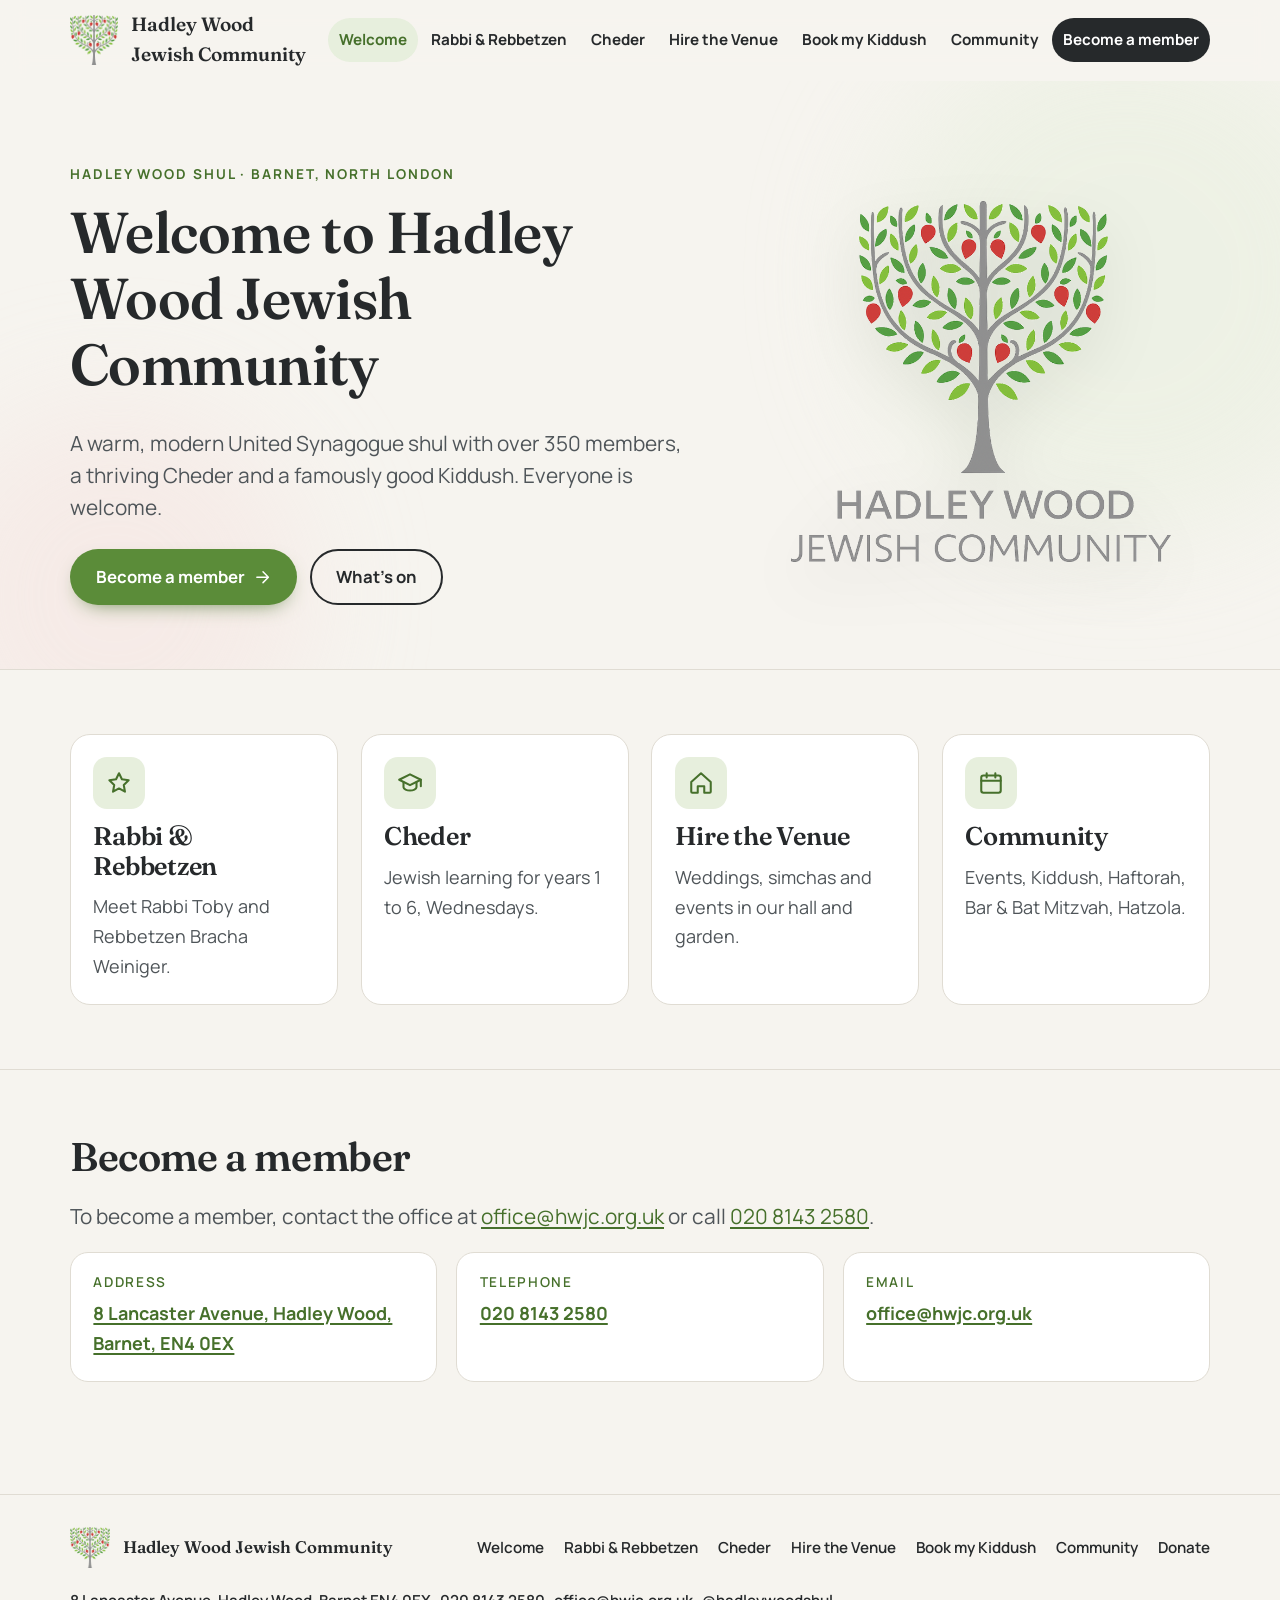
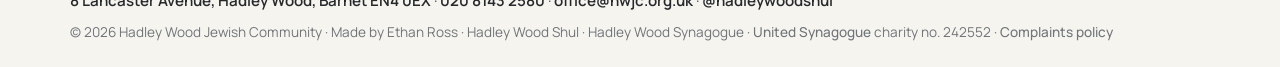
<file: index.html>
<!DOCTYPE html>
<html lang="en-GB" data-palette="stone" class="no-js">
<head>
<meta charset="utf-8">
<meta name="viewport" content="width=device-width, initial-scale=1">
<title>Hadley Wood Jewish Community | Hadley Wood Shul &amp; Synagogue, Barnet</title>
<meta name="description" content="Hadley Wood Jewish Community (Hadley Wood Shul) is a warm, modern United Synagogue community in Hadley Wood, Barnet, North London. Services, Cheder, hall hire and events.">
<meta name="keywords" content="Hadley Wood Shul, Hadley Wood Jewish Community, Hadley Wood Synagogue, HWJC, synagogue Barnet, shul Barnet, United Synagogue Hadley Wood, Jewish community North London, cheder Hadley Wood, hall hire Hadley Wood, Rabbi Toby Weiniger, Rebbetzen Bracha Weiniger">
<link rel="canonical" href="https://YOUR-DOMAIN/">
<meta name="robots" content="index, follow, max-image-preview:large">
<meta name="theme-color" content="#f6f4ef">
<meta property="og:type" content="website">
<meta property="og:site_name" content="Hadley Wood Jewish Community">
<meta property="og:title" content="Hadley Wood Jewish Community | Hadley Wood Shul &amp; Synagogue, Barnet">
<meta property="og:description" content="Hadley Wood Jewish Community (Hadley Wood Shul) is a warm, modern United Synagogue community in Hadley Wood, Barnet, North London. Services, Cheder, hall hire and events.">
<meta property="og:url" content="https://YOUR-DOMAIN/">
<meta property="og:image" content="https://YOUR-DOMAIN/assets/img/og-image.jpg">
<meta property="og:locale" content="en_GB">
<meta name="twitter:card" content="summary_large_image">
<meta name="twitter:title" content="Hadley Wood Jewish Community | Hadley Wood Shul &amp; Synagogue, Barnet">
<meta name="twitter:description" content="Hadley Wood Jewish Community (Hadley Wood Shul) is a warm, modern United Synagogue community in Hadley Wood, Barnet, North London. Services, Cheder, hall hire and events.">
<meta name="twitter:image" content="https://YOUR-DOMAIN/assets/img/og-image.jpg">
<link rel="icon" type="image/png" sizes="32x32" href="assets/img/favicon-32.png">
<link rel="icon" type="image/png" sizes="64x64" href="assets/img/favicon-64.png">
<link rel="apple-touch-icon" href="assets/img/apple-touch-icon.png">
<link rel="preconnect" href="https://fonts.googleapis.com">
<link rel="preconnect" href="https://fonts.gstatic.com" crossorigin>
<link rel="stylesheet" href="https://fonts.googleapis.com/css2?family=Fraunces:opsz,wght@9..144,500;9..144,600&family=Manrope:wght@500;600;700;800&display=swap">
<link rel="stylesheet" href="css/styles.css?v=814792a2">
<script type="application/ld+json">{"@context": "https://schema.org", "@type": ["Synagogue", "Organization"], "name": "Hadley Wood Jewish Community", "alternateName": ["Hadley Wood Shul", "Hadley Wood Synagogue", "HWJC"], "url": "https://YOUR-DOMAIN/", "logo": "https://YOUR-DOMAIN/assets/img/hwjc-logo.png", "image": "https://YOUR-DOMAIN/assets/img/og-image.jpg", "telephone": "+44 20 8143 2580", "email": "office@hwjc.org.uk", "address": {"@type": "PostalAddress", "streetAddress": "8 Lancaster Avenue", "addressLocality": "Hadley Wood, Barnet", "addressRegion": "Hertfordshire", "postalCode": "EN4 0EX", "addressCountry": "GB"}, "areaServed": ["Hadley Wood", "Barnet", "Cockfosters", "Enfield", "North London"], "parentOrganization": {"@type": "Organization", "name": "United Synagogue", "url": "https://www.theus.org.uk/"}, "sameAs": ["https://www.instagram.com/hadleywoodshul", "https://www.facebook.com/hadleywoodjewishcommunity/"]}</script>

<script>document.documentElement.classList.remove('no-js');</script>
</head>
<body>
<a class="skip-link" href="#main">Skip to main content</a>
<header class="site-header">
  <div class="container header-inner">
    <a class="brand" href="index.html" aria-label="Hadley Wood Jewish Community home">
      <img src="assets/img/hwjc-tree.png" alt="" width="48" height="49">
      <span><span class="brand__name">Hadley Wood Jewish Community</span><span class="brand__sub">Hadley Wood Shul &middot; United Synagogue</span></span>
    </a>
    <button class="nav-toggle" type="button" aria-expanded="false" aria-controls="site-nav"><svg viewBox="0 0 24 24" fill="none" stroke="currentColor" stroke-width="1.9" stroke-linecap="round" stroke-linejoin="round" aria-hidden="true"><path d="M4 7h16M4 12h16M4 17h16"/></svg><span class="nav-toggle__label">Menu</span></button>
    <nav class="site-nav" id="site-nav" aria-label="Main navigation">
      <ul>
<li><a href="index.html" aria-current="page">Welcome</a></li>
<li><a href="rabbi.html">Rabbi &amp; Rebbetzen</a></li>
<li><a href="cheder.html">Cheder</a></li>
<li><a href="hall-hire.html">Hire the Venue</a></li>
<li><a href="book-my-kiddush.html">Book my Kiddush</a></li>
<li><a href="community.html">Community</a></li>
<li class="nav-cta"><a href="index.html#join">Become a member</a></li>
      </ul>
    </nav>
  </div>
</header>
<main id="main">

<section class="hero" aria-labelledby="welcome-title">
  <div class="container hero__grid">
    <div>
      <span class="eyebrow reveal">Hadley Wood Shul &middot; Barnet, North London</span>
      <h1 id="welcome-title" class="reveal" data-delay="1">Welcome to Hadley Wood Jewish Community</h1>
      <p class="lead reveal" data-delay="2">A warm, modern United Synagogue shul with over 350 members, a thriving Cheder and a famously good Kiddush. Everyone is welcome.</p>
      <div class="btn-row reveal" data-delay="3">
        <a class="btn btn--primary" href="#join">Become a member <svg viewBox="0 0 24 24" fill="none" stroke="currentColor" stroke-width="1.9" stroke-linecap="round" stroke-linejoin="round" aria-hidden="true"><path d="M5 12h14M13 5l7 7-7 7"/></svg></a>
        <a class="btn btn--outline" href="community.html">What&rsquo;s on</a>
      </div>
    </div>
    <div class="hero__logo reveal" data-delay="2">
      <img src="assets/img/hwjc-logo.png" alt="Hadley Wood Jewish Community logo" width="700" height="665" fetchpriority="high">
    </div>
  </div>
</section>

<section class="section" aria-label="Explore the site">
  <div class="container">
    <div class="card-grid reveal-stagger">
      <a class="card card--link" href="rabbi.html">
        <div class="card__icon"><svg viewBox="0 0 24 24" fill="none" stroke="currentColor" stroke-width="1.9" stroke-linecap="round" stroke-linejoin="round" aria-hidden="true"><path d="M12 3l2.7 5.6 6.2.9-4.5 4.3 1.1 6.2L12 17l-5.5 3 1.1-6.2L3.1 9.5l6.2-.9z"/></svg></div>
        <h3>Rabbi &amp; Rebbetzen</h3>
        <p>Meet Rabbi Toby and Rebbetzen Bracha Weiniger.</p>
      </a>
      <a class="card card--link" href="cheder.html">
        <div class="card__icon"><svg viewBox="0 0 24 24" fill="none" stroke="currentColor" stroke-width="1.9" stroke-linecap="round" stroke-linejoin="round" aria-hidden="true"><path d="M2 9l10-5 10 5-10 5z"/><path d="M6 11v5c0 1.5 3 3 6 3s6-1.5 6-3v-5M22 9v6"/></svg></div>
        <h3>Cheder</h3>
        <p>Jewish learning for years 1 to 6, Wednesdays.</p>
      </a>
      <a class="card card--link" href="hall-hire.html">
        <div class="card__icon"><svg viewBox="0 0 24 24" fill="none" stroke="currentColor" stroke-width="1.9" stroke-linecap="round" stroke-linejoin="round" aria-hidden="true"><path d="M3 11l9-8 9 8v9a1 1 0 0 1-1 1h-5v-6H9v6H4a1 1 0 0 1-1-1z"/></svg></div>
        <h3>Hire the Venue</h3>
        <p>Weddings, simchas and events in our hall and garden.</p>
      </a>
      <a class="card card--link" href="community.html">
        <div class="card__icon"><svg viewBox="0 0 24 24" fill="none" stroke="currentColor" stroke-width="1.9" stroke-linecap="round" stroke-linejoin="round" aria-hidden="true"><rect x="3" y="5" width="18" height="16" rx="2"/><path d="M3 10h18M8 3v4M16 3v4"/></svg></div>
        <h3>Community</h3>
        <p>Events, Kiddush, Haftorah, Bar &amp; Bat Mitzvah, Hatzola.</p>
      </a>
    </div>
  </div>
</section>

<section class="section" id="join" aria-labelledby="join-title">
  <div class="container">
    <h2 id="join-title" class="reveal">Become a member</h2>
    <p class="lead reveal" style="margin-bottom:1.25rem">To become a member, contact the office at <a href="mailto:office@hwjc.org.uk">office@hwjc.org.uk</a> or call <a href="tel:+442081432580">020 8143 2580</a>.</p>
    <div class="contact-grid reveal-stagger">
      <div class="contact-item">
        <h3>Address</h3>
        <address><a href="https://www.google.com/maps/search/?api=1&query=8+Lancaster+Avenue+Hadley+Wood+Barnet+EN4+0EX" rel="noopener" target="_blank">8 Lancaster Avenue, Hadley Wood, Barnet, EN4 0EX</a></address>
      </div>
      <div class="contact-item">
        <h3>Telephone</h3>
        <a href="tel:+442081432580">020 8143 2580</a>
      </div>
      <div class="contact-item">
        <h3>Email</h3>
        <a href="mailto:office@hwjc.org.uk">office@hwjc.org.uk</a>
      </div>
    </div>
  </div>
</section>
</main>
<footer class="site-footer">
  <div class="container">
    <div class="footer-row">
      <a class="brand brand--footer" href="index.html"><img src="assets/img/hwjc-tree.png" alt="" width="40" height="41"><span class="brand__name">Hadley Wood Jewish Community</span></a>
      <ul class="footer-links">
        <li><a href="index.html">Welcome</a></li>
        <li><a href="rabbi.html">Rabbi &amp; Rebbetzen</a></li>
        <li><a href="cheder.html">Cheder</a></li>
        <li><a href="hall-hire.html">Hire the Venue</a></li>
        <li><a href="book-my-kiddush.html">Book my Kiddush</a></li>
        <li><a href="community.html">Community</a></li>
        <li><a href="https://theus.org.uk/donate/?project=My%20Community&amp;synagogue=130" rel="noopener" target="_blank">Donate</a></li>
      </ul>
    </div>
    <p class="footer-contact"><a href="https://www.google.com/maps/search/?api=1&query=8+Lancaster+Avenue+Hadley+Wood+Barnet+EN4+0EX" rel="noopener" target="_blank">8 Lancaster Avenue, Hadley Wood, Barnet EN4 0EX</a> <span class="sep">&middot;</span> <a href="tel:+442081432580">020 8143 2580</a> <span class="sep">&middot;</span> <a href="mailto:office@hwjc.org.uk">office@hwjc.org.uk</a> <span class="sep">&middot;</span> <a href="https://www.instagram.com/hadleywoodshul" rel="noopener" target="_blank">@hadleywoodshul</a></p>
    <p class="footer-bottom">&copy; <span data-year>2026</span> Hadley Wood Jewish Community &middot; Made by Ethan Ross &middot; Hadley Wood Shul &middot; Hadley Wood Synagogue &middot; <a href="https://www.theus.org.uk/" rel="noopener" target="_blank">United Synagogue</a> charity no. 242552 &middot; <a href="https://www.theus.org.uk/sites/default/files/United%20Synagogue%20Complaints%20Policy_0.pdf" rel="noopener" target="_blank">Complaints policy</a></p>
  </div>
</footer>
<script src="js/main.js?v=2d79e629" defer></script>
</body>
</html>
</file>
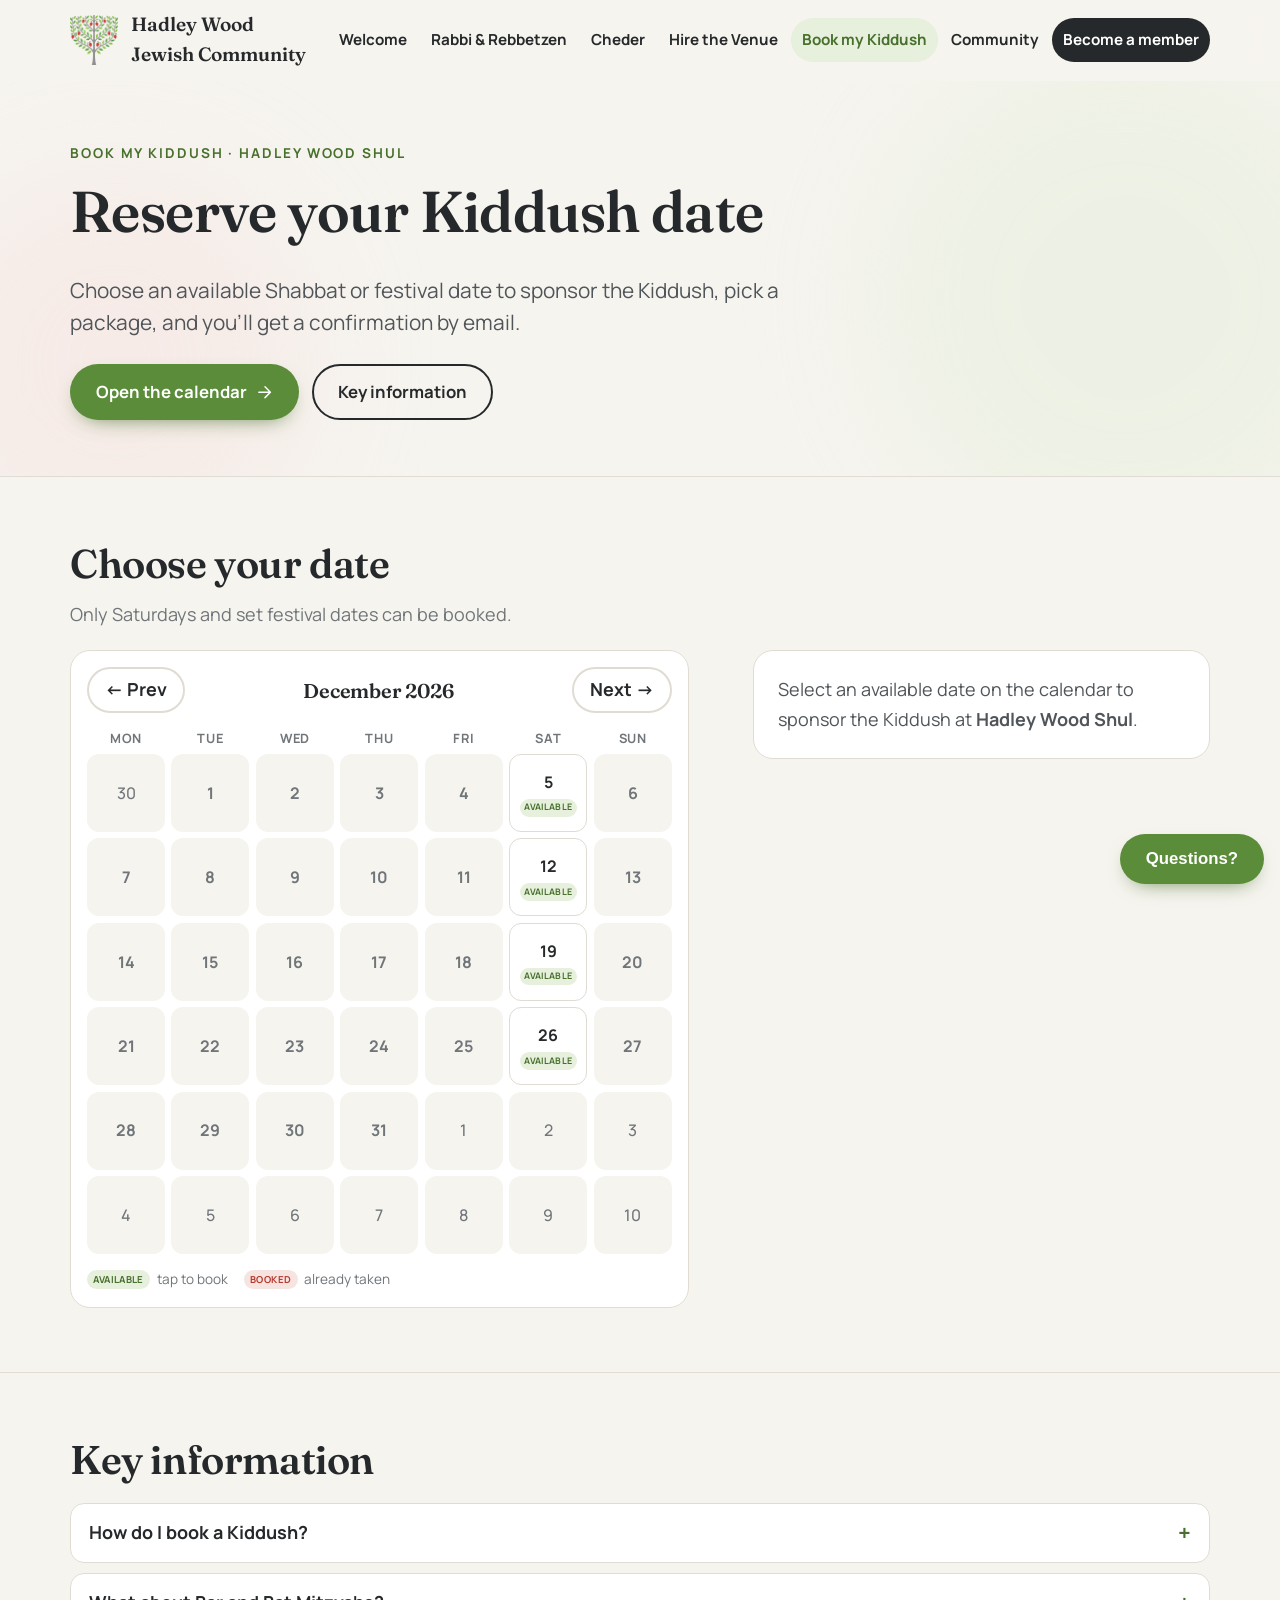
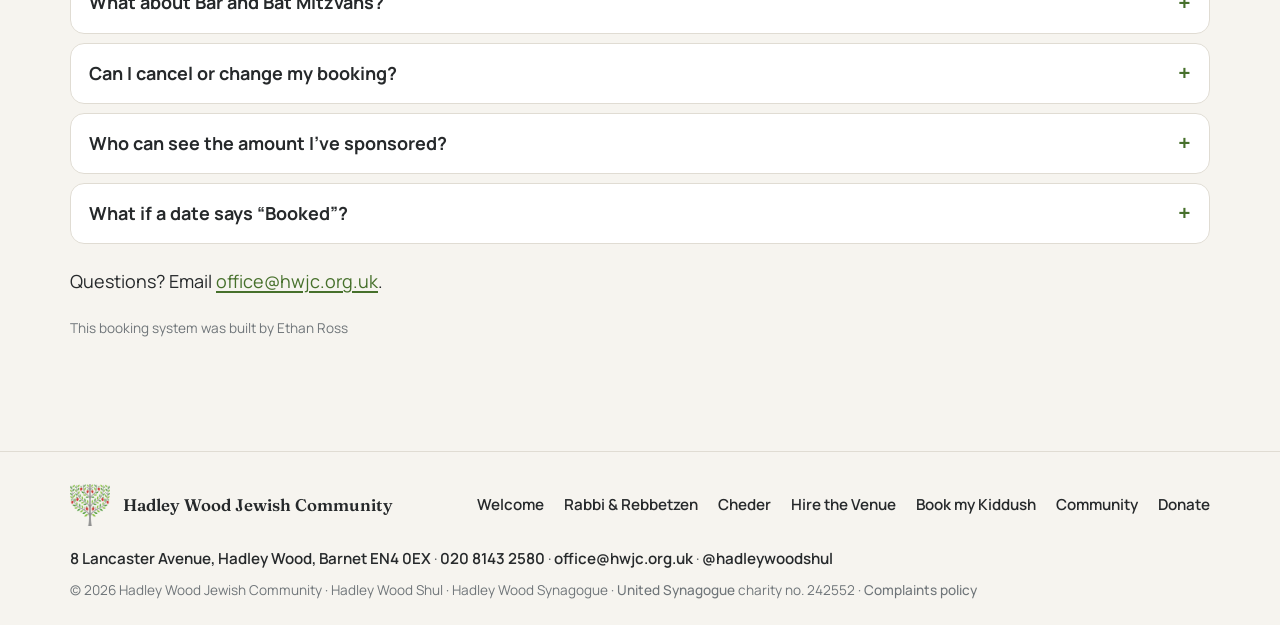
<file: book-my-kiddush.html>
<!DOCTYPE html>
<html lang="en-GB" data-palette="stone" class="no-js">
<head>
<meta charset="utf-8">
<meta name="viewport" content="width=device-width, initial-scale=1">
<title>Book my Kiddush | Sponsor a Shabbat Kiddush at Hadley Wood Shul</title>
<meta name="description" content="Reserve a Shabbat or festival date to sponsor the Kiddush at Hadley Wood Jewish Community, Barnet. Choose a date, pick a package and get an email confirmation.">
<meta name="keywords" content="Hadley Wood Shul, Hadley Wood Jewish Community, Hadley Wood Synagogue, HWJC, synagogue Barnet, shul Barnet, United Synagogue Hadley Wood, Jewish community North London, cheder Hadley Wood, hall hire Hadley Wood, Rabbi Toby Weiniger, Rebbetzen Bracha Weiniger">
<link rel="canonical" href="https://YOUR-DOMAIN/book-my-kiddush.html">
<meta name="robots" content="index, follow, max-image-preview:large">
<meta name="theme-color" content="#f6f4ef">
<meta property="og:type" content="website">
<meta property="og:site_name" content="Hadley Wood Jewish Community">
<meta property="og:title" content="Book my Kiddush | Sponsor a Shabbat Kiddush at Hadley Wood Shul">
<meta property="og:description" content="Reserve a Shabbat or festival date to sponsor the Kiddush at Hadley Wood Jewish Community, Barnet. Choose a date, pick a package and get an email confirmation.">
<meta property="og:url" content="https://YOUR-DOMAIN/book-my-kiddush.html">
<meta property="og:image" content="https://YOUR-DOMAIN/assets/img/og-image.jpg">
<meta property="og:locale" content="en_GB">
<meta name="twitter:card" content="summary_large_image">
<meta name="twitter:title" content="Book my Kiddush | Sponsor a Shabbat Kiddush at Hadley Wood Shul">
<meta name="twitter:description" content="Reserve a Shabbat or festival date to sponsor the Kiddush at Hadley Wood Jewish Community, Barnet. Choose a date, pick a package and get an email confirmation.">
<meta name="twitter:image" content="https://YOUR-DOMAIN/assets/img/og-image.jpg">
<link rel="icon" type="image/png" sizes="32x32" href="assets/img/favicon-32.png">
<link rel="icon" type="image/png" sizes="64x64" href="assets/img/favicon-64.png">
<link rel="apple-touch-icon" href="assets/img/apple-touch-icon.png">
<link rel="preconnect" href="https://fonts.googleapis.com">
<link rel="preconnect" href="https://fonts.gstatic.com" crossorigin>
<link rel="stylesheet" href="https://fonts.googleapis.com/css2?family=Fraunces:opsz,wght@9..144,500;9..144,600&family=Manrope:wght@500;600;700;800&display=swap">
<link rel="stylesheet" href="css/styles.css?v=814792a2">
<script type="application/ld+json">{"@context": "https://schema.org", "@type": ["Synagogue", "Organization"], "name": "Hadley Wood Jewish Community", "alternateName": ["Hadley Wood Shul", "Hadley Wood Synagogue", "HWJC"], "url": "https://YOUR-DOMAIN/", "logo": "https://YOUR-DOMAIN/assets/img/hwjc-logo.png", "image": "https://YOUR-DOMAIN/assets/img/og-image.jpg", "telephone": "+44 20 8143 2580", "email": "office@hwjc.org.uk", "address": {"@type": "PostalAddress", "streetAddress": "8 Lancaster Avenue", "addressLocality": "Hadley Wood, Barnet", "addressRegion": "Hertfordshire", "postalCode": "EN4 0EX", "addressCountry": "GB"}, "areaServed": ["Hadley Wood", "Barnet", "Cockfosters", "Enfield", "North London"], "parentOrganization": {"@type": "Organization", "name": "United Synagogue", "url": "https://www.theus.org.uk/"}, "sameAs": ["https://www.instagram.com/hadleywoodshul", "https://www.facebook.com/hadleywoodjewishcommunity/"]}</script>

<script>document.documentElement.classList.remove('no-js');</script>
</head>
<body>
<a class="skip-link" href="#main">Skip to main content</a>
<header class="site-header">
  <div class="container header-inner">
    <a class="brand" href="index.html" aria-label="Hadley Wood Jewish Community home">
      <img src="assets/img/hwjc-tree.png" alt="" width="48" height="49">
      <span><span class="brand__name">Hadley Wood Jewish Community</span><span class="brand__sub">Hadley Wood Shul &middot; United Synagogue</span></span>
    </a>
    <button class="nav-toggle" type="button" aria-expanded="false" aria-controls="site-nav"><svg viewBox="0 0 24 24" fill="none" stroke="currentColor" stroke-width="1.9" stroke-linecap="round" stroke-linejoin="round" aria-hidden="true"><path d="M4 7h16M4 12h16M4 17h16"/></svg><span class="nav-toggle__label">Menu</span></button>
    <nav class="site-nav" id="site-nav" aria-label="Main navigation">
      <ul>
<li><a href="index.html">Welcome</a></li>
<li><a href="rabbi.html">Rabbi &amp; Rebbetzen</a></li>
<li><a href="cheder.html">Cheder</a></li>
<li><a href="hall-hire.html">Hire the Venue</a></li>
<li><a href="book-my-kiddush.html" aria-current="page">Book my Kiddush</a></li>
<li><a href="community.html">Community</a></li>
<li class="nav-cta"><a href="index.html#join">Become a member</a></li>
      </ul>
    </nav>
  </div>
</header>
<main id="main">

<section class="hero hero--simple" aria-labelledby="kiddush-title">
  <div class="container">
    <span class="eyebrow reveal">Book my Kiddush &middot; Hadley Wood Shul</span>
    <h1 id="kiddush-title" class="reveal" data-delay="1">Reserve your Kiddush date</h1>
    <p class="lead reveal" data-delay="2">Choose an available Shabbat or festival date to sponsor the Kiddush, pick a package, and you&rsquo;ll get a confirmation by email.</p>
    <div class="btn-row reveal" data-delay="3">
      <a class="btn btn--primary" href="#calendar">Open the calendar <svg viewBox="0 0 24 24" fill="none" stroke="currentColor" stroke-width="1.9" stroke-linecap="round" stroke-linejoin="round" aria-hidden="true"><path d="M5 12h14M13 5l7 7-7 7"/></svg></a>
      <a class="btn btn--outline" href="#faq">Key information</a>
    </div>
  </div>
</section>

<section class="section" id="calendar" aria-labelledby="calendar-title">
  <div class="container">
    <h2 id="calendar-title" class="reveal">Choose your date</h2>
    <p class="muted reveal" style="margin-top:-0.4rem">Only Saturdays and set festival dates can be booked.</p>
    <div class="split split--top split--cal reveal" data-delay="1">
      <div class="cal">
        <p id="loading" class="cal__loading">Loading calendar&hellip;</p>
        <div class="cal__head">
          <button id="prevBtn" type="button" class="cal__nav" aria-label="Previous month">&larr; Prev</button>
          <h3 id="monthLabel" aria-live="polite"></h3>
          <button id="nextBtn" type="button" class="cal__nav" aria-label="Next month">Next &rarr;</button>
        </div>
        <div class="cal__weekdays" aria-hidden="true">
          <div>Mon</div><div>Tue</div><div>Wed</div><div>Thu</div><div>Fri</div><div>Sat</div><div>Sun</div>
        </div>
        <div id="grid" class="cal__grid" role="group" aria-label="Calendar dates"></div>
        <p class="cal__key"><span><span class="chip chip--free">Available</span> tap to book</span><span><span class="chip chip--booked">Booked</span> already taken</span></p>
      </div>
      <div id="formBox" class="form-card" aria-live="polite">
        <p class="form-intro">Select an available date on the calendar to sponsor the Kiddush at <strong>Hadley Wood Shul</strong>.</p>
      </div>
    </div>
  </div>
</section>

<section class="section" id="faq" aria-labelledby="faq-title">
  <div class="container">
    <h2 id="faq-title" class="reveal">Key information</h2>
    <div class="faq reveal" data-delay="1">
      <details>
        <summary>How do I book a Kiddush?</summary>
        <p>Choose an available date on the calendar, select your preferred sponsorship package, and complete the booking form.</p>
      </details>
      <details>
        <summary>What about Bar and Bat Mitzvahs?</summary>
        <p>By all means book your Kiddush, but please be aware there is a separate process for booking Bar and Bat Mitzvah celebrations through the office.</p>
      </details>
      <details>
        <summary>Can I cancel or change my booking?</summary>
        <p>Yes. Please contact the office at <a href="mailto:office@hwjc.org.uk">office@hwjc.org.uk</a> for help with cancellations or changes.</p>
      </details>
      <details>
        <summary>Who can see the amount I&rsquo;ve sponsored?</summary>
        <p>Only the Shul office.</p>
      </details>
      <details>
        <summary>What if a date says &ldquo;Booked&rdquo;?</summary>
        <p>That means it&rsquo;s already taken. Please select another available Shabbat or festival date.</p>
      </details>
    </div>
    <p style="margin-top:1.5rem">Questions? Email <a href="mailto:office@hwjc.org.uk">office@hwjc.org.uk</a>.</p>
    <p class="credit">This booking system was built by Ethan Ross
  </div>
</section>

<div id="faqChatRoot" class="chat-root">
  <div id="faqChatPanel" class="chat-panel" hidden>
    <div class="chat-head">
      <span>Kiddush FAQ</span>
      <button id="faqChatClose" type="button" class="chat-close" aria-label="Close">&times;</button>
    </div>
    <div id="faqChatMessages" class="chat-messages">
      <div class="chat-hint">Tap a question below to see the answer.</div>
    </div>
    <div id="faqChatQuestions" class="chat-questions"></div>
  </div>
  <button id="faqChatToggle" type="button" class="btn btn--primary" aria-expanded="false" aria-controls="faqChatPanel">Questions?</button>
</div>
<script src="js/kiddush.js?v=19b05487" defer></script>
</main>
<footer class="site-footer">
  <div class="container">
    <div class="footer-row">
      <a class="brand brand--footer" href="index.html"><img src="assets/img/hwjc-tree.png" alt="" width="40" height="41"><span class="brand__name">Hadley Wood Jewish Community</span></a>
      <ul class="footer-links">
        <li><a href="index.html">Welcome</a></li>
        <li><a href="rabbi.html">Rabbi &amp; Rebbetzen</a></li>
        <li><a href="cheder.html">Cheder</a></li>
        <li><a href="hall-hire.html">Hire the Venue</a></li>
        <li><a href="book-my-kiddush.html">Book my Kiddush</a></li>
        <li><a href="community.html">Community</a></li>
        <li><a href="https://theus.org.uk/donate/?project=My%20Community&amp;synagogue=130" rel="noopener" target="_blank">Donate</a></li>
      </ul>
    </div>
    <p class="footer-contact"><a href="https://www.google.com/maps/search/?api=1&query=8+Lancaster+Avenue+Hadley+Wood+Barnet+EN4+0EX" rel="noopener" target="_blank">8 Lancaster Avenue, Hadley Wood, Barnet EN4 0EX</a> <span class="sep">&middot;</span> <a href="tel:+442081432580">020 8143 2580</a> <span class="sep">&middot;</span> <a href="mailto:office@hwjc.org.uk">office@hwjc.org.uk</a> <span class="sep">&middot;</span> <a href="https://www.instagram.com/hadleywoodshul" rel="noopener" target="_blank">@hadleywoodshul</a></p>
    <p class="footer-bottom">&copy; <span data-year>2026</span> Hadley Wood Jewish Community &middot; Hadley Wood Shul &middot; Hadley Wood Synagogue &middot; <a href="https://www.theus.org.uk/" rel="noopener" target="_blank">United Synagogue</a> charity no. 242552 &middot; <a href="https://www.theus.org.uk/sites/default/files/United%20Synagogue%20Complaints%20Policy_0.pdf" rel="noopener" target="_blank">Complaints policy</a></p>
  </div>
</footer>
<script src="js/main.js?v=2d79e629" defer></script>
</body>
</html>
</file>
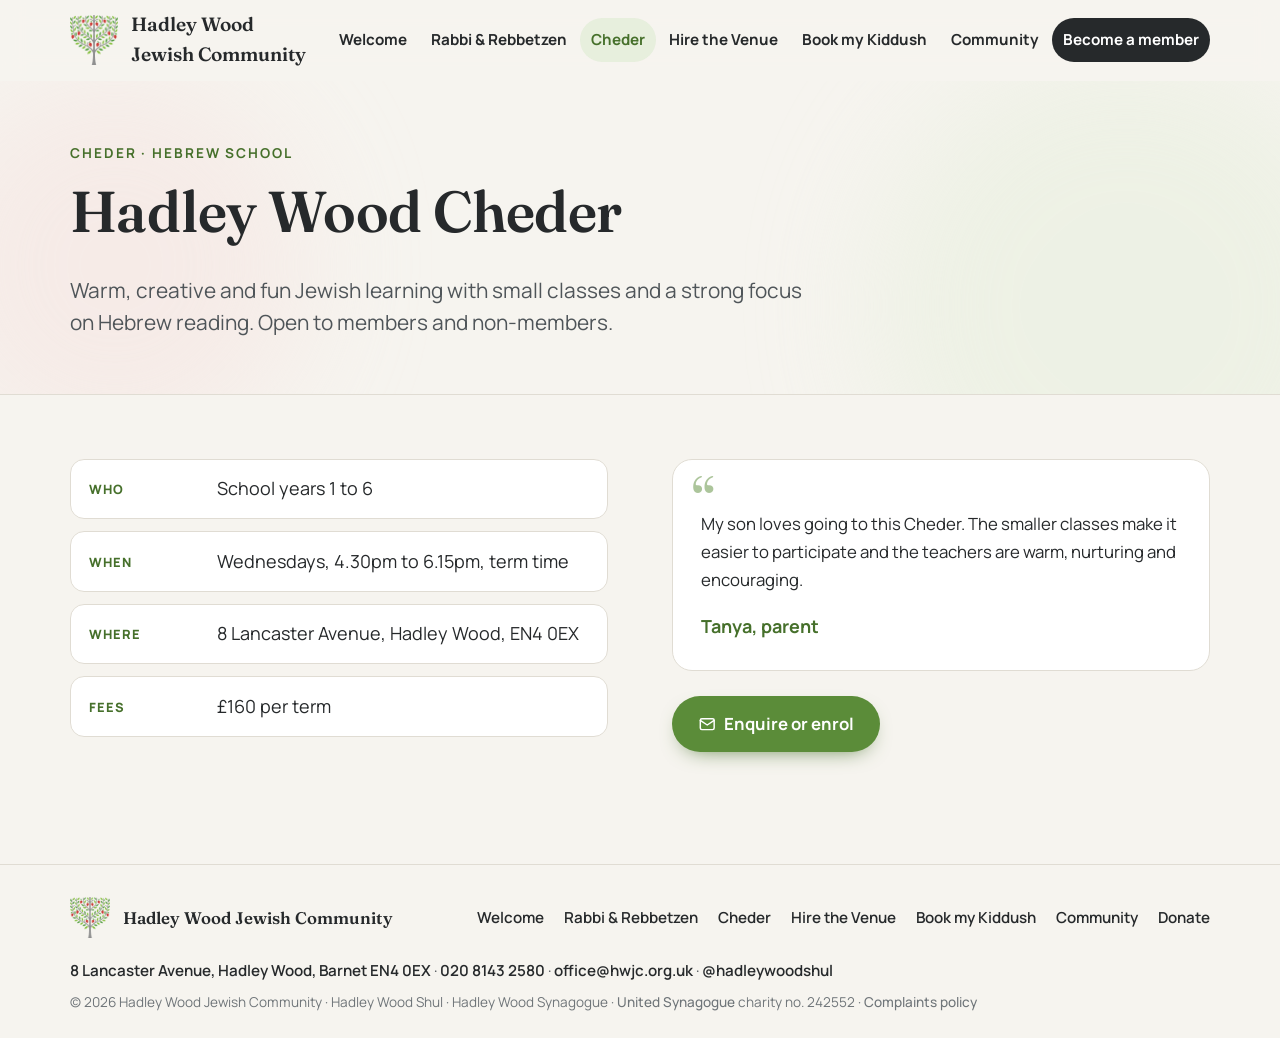
<file: cheder.html>
<!DOCTYPE html>
<html lang="en-GB" data-palette="stone" class="no-js">
<head>
<meta charset="utf-8">
<meta name="viewport" content="width=device-width, initial-scale=1">
<title>Cheder (Hebrew School) | Hadley Wood Jewish Community, Barnet</title>
<meta name="description" content="Hadley Wood Shul Cheder: warm, creative Jewish learning for children in school years 1 to 6. Wednesdays 4.30pm to 6.15pm at Hadley Wood Synagogue, Barnet. £160 per term.">
<meta name="keywords" content="Hadley Wood Shul, Hadley Wood Jewish Community, Hadley Wood Synagogue, HWJC, synagogue Barnet, shul Barnet, United Synagogue Hadley Wood, Jewish community North London, cheder Hadley Wood, hall hire Hadley Wood, Rabbi Toby Weiniger, Rebbetzen Bracha Weiniger">
<link rel="canonical" href="https://YOUR-DOMAIN/cheder.html">
<meta name="robots" content="index, follow, max-image-preview:large">
<meta name="theme-color" content="#f6f4ef">
<meta property="og:type" content="website">
<meta property="og:site_name" content="Hadley Wood Jewish Community">
<meta property="og:title" content="Cheder (Hebrew School) | Hadley Wood Jewish Community, Barnet">
<meta property="og:description" content="Hadley Wood Shul Cheder: warm, creative Jewish learning for children in school years 1 to 6. Wednesdays 4.30pm to 6.15pm at Hadley Wood Synagogue, Barnet. £160 per term.">
<meta property="og:url" content="https://YOUR-DOMAIN/cheder.html">
<meta property="og:image" content="https://YOUR-DOMAIN/assets/img/og-image.jpg">
<meta property="og:locale" content="en_GB">
<meta name="twitter:card" content="summary_large_image">
<meta name="twitter:title" content="Cheder (Hebrew School) | Hadley Wood Jewish Community, Barnet">
<meta name="twitter:description" content="Hadley Wood Shul Cheder: warm, creative Jewish learning for children in school years 1 to 6. Wednesdays 4.30pm to 6.15pm at Hadley Wood Synagogue, Barnet. £160 per term.">
<meta name="twitter:image" content="https://YOUR-DOMAIN/assets/img/og-image.jpg">
<link rel="icon" type="image/png" sizes="32x32" href="assets/img/favicon-32.png">
<link rel="icon" type="image/png" sizes="64x64" href="assets/img/favicon-64.png">
<link rel="apple-touch-icon" href="assets/img/apple-touch-icon.png">
<link rel="preconnect" href="https://fonts.googleapis.com">
<link rel="preconnect" href="https://fonts.gstatic.com" crossorigin>
<link rel="stylesheet" href="https://fonts.googleapis.com/css2?family=Fraunces:opsz,wght@9..144,500;9..144,600&family=Manrope:wght@500;600;700;800&display=swap">
<link rel="stylesheet" href="css/styles.css?v=814792a2">
<script type="application/ld+json">{"@context": "https://schema.org", "@type": ["Synagogue", "Organization"], "name": "Hadley Wood Jewish Community", "alternateName": ["Hadley Wood Shul", "Hadley Wood Synagogue", "HWJC"], "url": "https://YOUR-DOMAIN/", "logo": "https://YOUR-DOMAIN/assets/img/hwjc-logo.png", "image": "https://YOUR-DOMAIN/assets/img/og-image.jpg", "telephone": "+44 20 8143 2580", "email": "office@hwjc.org.uk", "address": {"@type": "PostalAddress", "streetAddress": "8 Lancaster Avenue", "addressLocality": "Hadley Wood, Barnet", "addressRegion": "Hertfordshire", "postalCode": "EN4 0EX", "addressCountry": "GB"}, "areaServed": ["Hadley Wood", "Barnet", "Cockfosters", "Enfield", "North London"], "parentOrganization": {"@type": "Organization", "name": "United Synagogue", "url": "https://www.theus.org.uk/"}, "sameAs": ["https://www.instagram.com/hadleywoodshul", "https://www.facebook.com/hadleywoodjewishcommunity/"]}</script>
<script type="application/ld+json">{"@context":"https://schema.org","@type":"Course","name":"Hadley Wood Jewish Community Cheder","description":"Weekly Cheder (Hebrew school) for children in school years 1 to 6 at Hadley Wood Shul, Barnet. Wednesdays 4.30pm to 6.15pm, £160 per term.","provider":{"@type":"Organization","name":"Hadley Wood Jewish Community","sameAs":"https://YOUR-DOMAIN/"},"offers":{"@type":"Offer","price":"160","priceCurrency":"GBP"}}</script>
<script>document.documentElement.classList.remove('no-js');</script>
</head>
<body>
<a class="skip-link" href="#main">Skip to main content</a>
<header class="site-header">
  <div class="container header-inner">
    <a class="brand" href="index.html" aria-label="Hadley Wood Jewish Community home">
      <img src="assets/img/hwjc-tree.png" alt="" width="48" height="49">
      <span><span class="brand__name">Hadley Wood Jewish Community</span><span class="brand__sub">Hadley Wood Shul &middot; United Synagogue</span></span>
    </a>
    <button class="nav-toggle" type="button" aria-expanded="false" aria-controls="site-nav"><svg viewBox="0 0 24 24" fill="none" stroke="currentColor" stroke-width="1.9" stroke-linecap="round" stroke-linejoin="round" aria-hidden="true"><path d="M4 7h16M4 12h16M4 17h16"/></svg><span class="nav-toggle__label">Menu</span></button>
    <nav class="site-nav" id="site-nav" aria-label="Main navigation">
      <ul>
<li><a href="index.html">Welcome</a></li>
<li><a href="rabbi.html">Rabbi &amp; Rebbetzen</a></li>
<li><a href="cheder.html" aria-current="page">Cheder</a></li>
<li><a href="hall-hire.html">Hire the Venue</a></li>
<li><a href="book-my-kiddush.html">Book my Kiddush</a></li>
<li><a href="community.html">Community</a></li>
<li class="nav-cta"><a href="index.html#join">Become a member</a></li>
      </ul>
    </nav>
  </div>
</header>
<main id="main">

<section class="hero hero--simple" aria-labelledby="cheder-title">
  <div class="container">
    <span class="eyebrow reveal">Cheder &middot; Hebrew school</span>
    <h1 id="cheder-title" class="reveal" data-delay="1">Hadley Wood Cheder</h1>
    <p class="lead reveal" data-delay="2">Warm, creative and fun Jewish learning with small classes and a strong focus on Hebrew reading. Open to members and non-members.</p>
  </div>
</section>

<section class="section" aria-label="Cheder details">
  <div class="container split split--top">
    <ul class="facts reveal">
      <li><span>Who</span><span>School years 1 to 6</span></li>
      <li><span>When</span><span>Wednesdays, 4.30pm to 6.15pm, term time</span></li>
      <li><span>Where</span><span>8 Lancaster Avenue, Hadley Wood, EN4 0EX</span></li>
      <li><span>Fees</span><span>&pound;160 per term</span></li>
    </ul>
    <div class="reveal" data-delay="1">
      <blockquote class="quote">
        <p>My son loves going to this Cheder. The smaller classes make it easier to participate and the teachers are warm, nurturing and encouraging.</p>
        <cite>Tanya, parent</cite>
      </blockquote>
      <div class="btn-row">
        <a class="btn btn--primary" href="mailto:bracha@hwjc.org.uk?subject=Cheder%20enquiry"><svg viewBox="0 0 24 24" fill="none" stroke="currentColor" stroke-width="1.9" stroke-linecap="round" stroke-linejoin="round" aria-hidden="true"><rect x="3" y="5" width="18" height="14" rx="2"/><path d="M3 7l9 6 9-6"/></svg> Enquire or enrol</a>
      </div>
    </div>
  </div>
</section>
</main>
<footer class="site-footer">
  <div class="container">
    <div class="footer-row">
      <a class="brand brand--footer" href="index.html"><img src="assets/img/hwjc-tree.png" alt="" width="40" height="41"><span class="brand__name">Hadley Wood Jewish Community</span></a>
      <ul class="footer-links">
        <li><a href="index.html">Welcome</a></li>
        <li><a href="rabbi.html">Rabbi &amp; Rebbetzen</a></li>
        <li><a href="cheder.html">Cheder</a></li>
        <li><a href="hall-hire.html">Hire the Venue</a></li>
        <li><a href="book-my-kiddush.html">Book my Kiddush</a></li>
        <li><a href="community.html">Community</a></li>
        <li><a href="https://theus.org.uk/donate/?project=My%20Community&amp;synagogue=130" rel="noopener" target="_blank">Donate</a></li>
      </ul>
    </div>
    <p class="footer-contact"><a href="https://www.google.com/maps/search/?api=1&query=8+Lancaster+Avenue+Hadley+Wood+Barnet+EN4+0EX" rel="noopener" target="_blank">8 Lancaster Avenue, Hadley Wood, Barnet EN4 0EX</a> <span class="sep">&middot;</span> <a href="tel:+442081432580">020 8143 2580</a> <span class="sep">&middot;</span> <a href="mailto:office@hwjc.org.uk">office@hwjc.org.uk</a> <span class="sep">&middot;</span> <a href="https://www.instagram.com/hadleywoodshul" rel="noopener" target="_blank">@hadleywoodshul</a></p>
    <p class="footer-bottom">&copy; <span data-year>2026</span> Hadley Wood Jewish Community &middot; Hadley Wood Shul &middot; Hadley Wood Synagogue &middot; <a href="https://www.theus.org.uk/" rel="noopener" target="_blank">United Synagogue</a> charity no. 242552 &middot; <a href="https://www.theus.org.uk/sites/default/files/United%20Synagogue%20Complaints%20Policy_0.pdf" rel="noopener" target="_blank">Complaints policy</a></p>
  </div>
</footer>
<script src="js/main.js?v=2d79e629" defer></script>
</body>
</html>
</file>
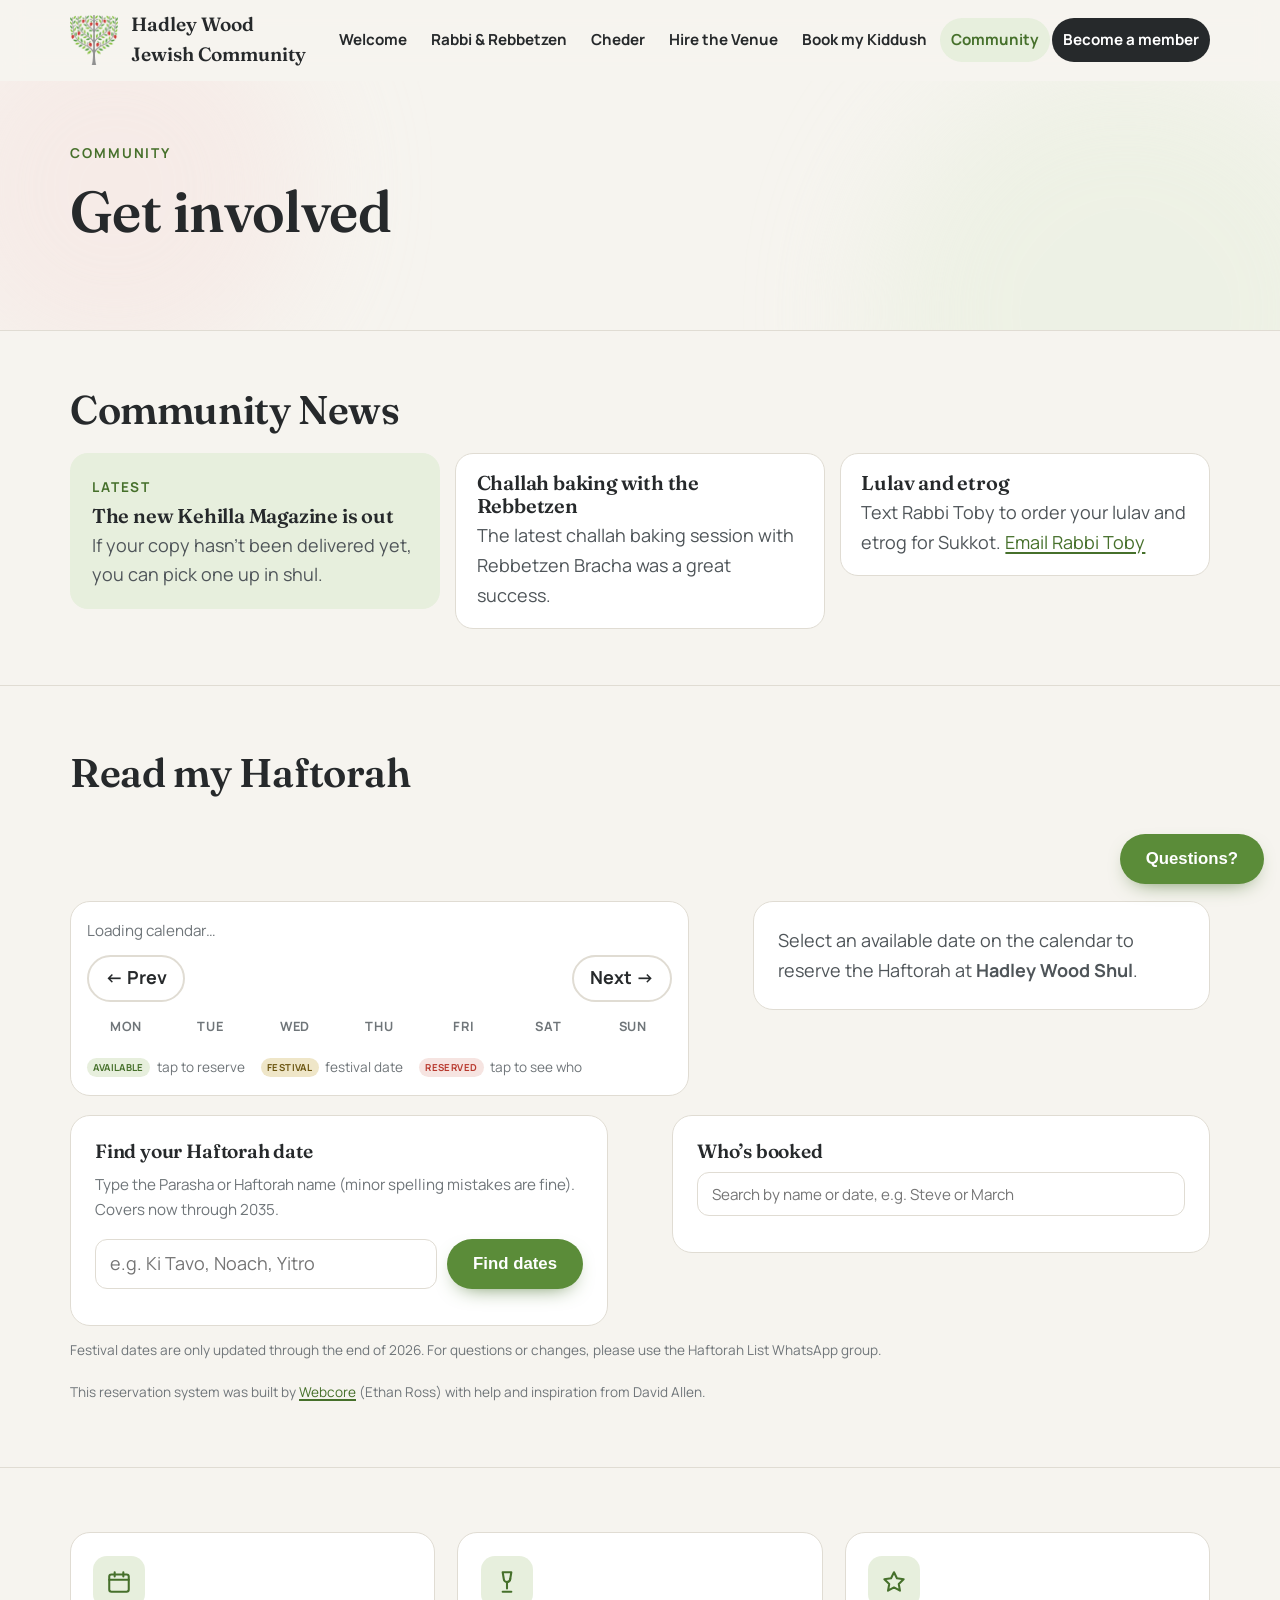
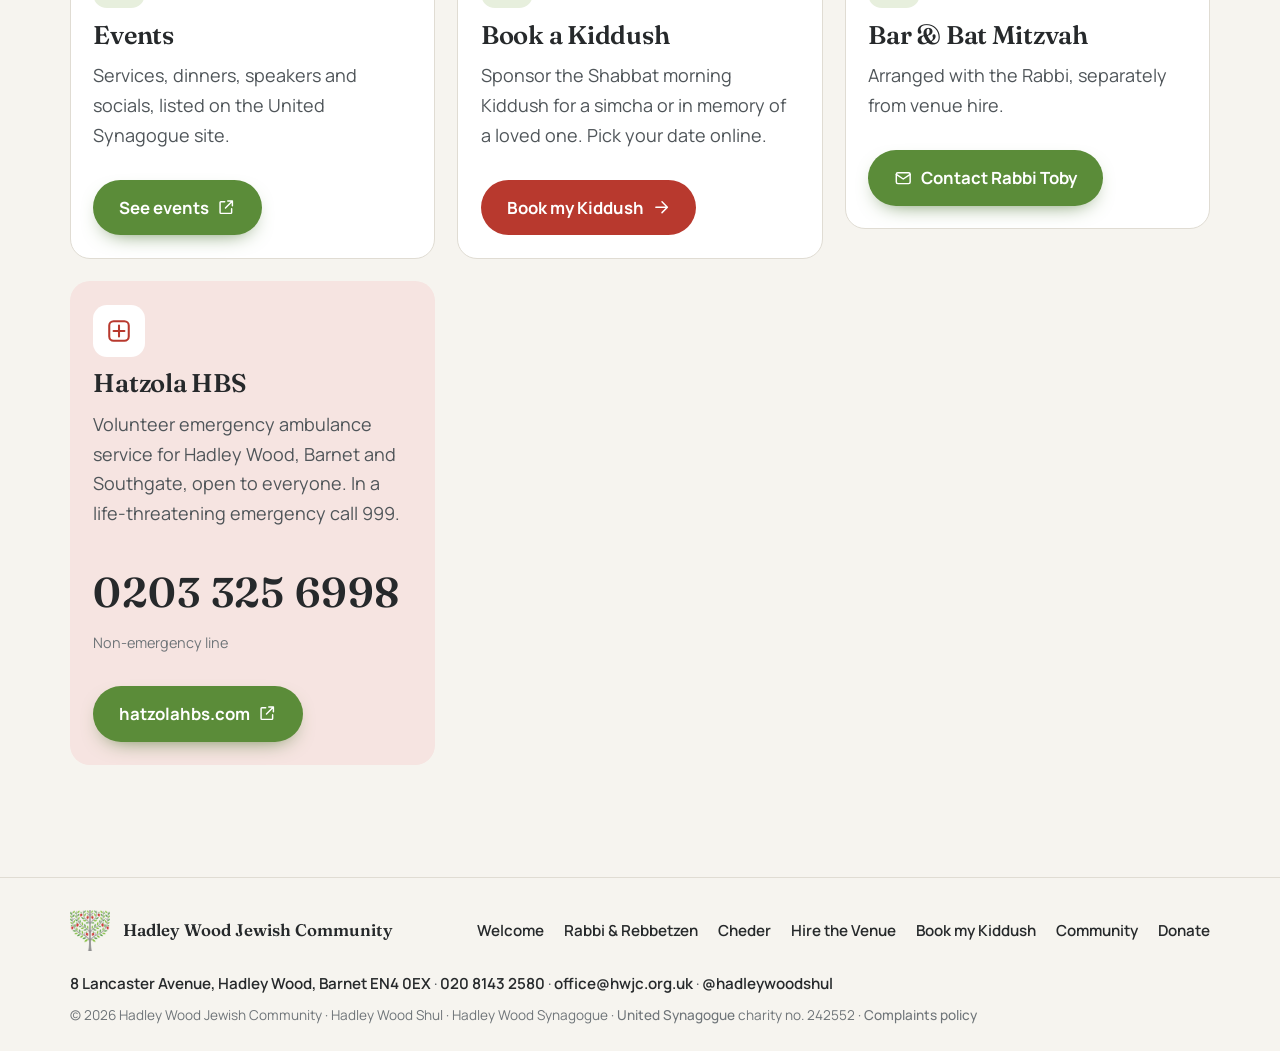
<file: community.html>
<!DOCTYPE html>
<html lang="en-GB" data-palette="stone" class="no-js">
<head>
<meta charset="utf-8">
<meta name="viewport" content="width=device-width, initial-scale=1">
<title>Community: Events, Kiddush, Haftorah, Bar &amp; Bat Mitzvah, Hatzola | Hadley Wood Shul</title>
<meta name="description" content="Get involved at Hadley Wood Jewish Community: events, sponsor a Kiddush, read a Haftorah, plan a Bar or Bat Mitzvah, and support Hatzola HBS in Hadley Wood, Barnet and Southgate.">
<meta name="keywords" content="Hadley Wood Shul, Hadley Wood Jewish Community, Hadley Wood Synagogue, HWJC, synagogue Barnet, shul Barnet, United Synagogue Hadley Wood, Jewish community North London, cheder Hadley Wood, hall hire Hadley Wood, Rabbi Toby Weiniger, Rebbetzen Bracha Weiniger">
<link rel="canonical" href="https://YOUR-DOMAIN/community.html">
<meta name="robots" content="index, follow, max-image-preview:large">
<meta name="theme-color" content="#f6f4ef">
<meta property="og:type" content="website">
<meta property="og:site_name" content="Hadley Wood Jewish Community">
<meta property="og:title" content="Community: Events, Kiddush, Haftorah, Bar &amp; Bat Mitzvah, Hatzola | Hadley Wood Shul">
<meta property="og:description" content="Get involved at Hadley Wood Jewish Community: events, sponsor a Kiddush, read a Haftorah, plan a Bar or Bat Mitzvah, and support Hatzola HBS in Hadley Wood, Barnet and Southgate.">
<meta property="og:url" content="https://YOUR-DOMAIN/community.html">
<meta property="og:image" content="https://YOUR-DOMAIN/assets/img/og-image.jpg">
<meta property="og:locale" content="en_GB">
<meta name="twitter:card" content="summary_large_image">
<meta name="twitter:title" content="Community: Events, Kiddush, Haftorah, Bar &amp; Bat Mitzvah, Hatzola | Hadley Wood Shul">
<meta name="twitter:description" content="Get involved at Hadley Wood Jewish Community: events, sponsor a Kiddush, read a Haftorah, plan a Bar or Bat Mitzvah, and support Hatzola HBS in Hadley Wood, Barnet and Southgate.">
<meta name="twitter:image" content="https://YOUR-DOMAIN/assets/img/og-image.jpg">
<link rel="icon" type="image/png" sizes="32x32" href="assets/img/favicon-32.png">
<link rel="icon" type="image/png" sizes="64x64" href="assets/img/favicon-64.png">
<link rel="apple-touch-icon" href="assets/img/apple-touch-icon.png">
<link rel="preconnect" href="https://fonts.googleapis.com">
<link rel="preconnect" href="https://fonts.gstatic.com" crossorigin>
<link rel="stylesheet" href="https://fonts.googleapis.com/css2?family=Fraunces:opsz,wght@9..144,500;9..144,600&family=Manrope:wght@500;600;700;800&display=swap">
<link rel="stylesheet" href="css/styles.css?v=814792a2">
<script type="application/ld+json">{"@context": "https://schema.org", "@type": ["Synagogue", "Organization"], "name": "Hadley Wood Jewish Community", "alternateName": ["Hadley Wood Shul", "Hadley Wood Synagogue", "HWJC"], "url": "https://YOUR-DOMAIN/", "logo": "https://YOUR-DOMAIN/assets/img/hwjc-logo.png", "image": "https://YOUR-DOMAIN/assets/img/og-image.jpg", "telephone": "+44 20 8143 2580", "email": "office@hwjc.org.uk", "address": {"@type": "PostalAddress", "streetAddress": "8 Lancaster Avenue", "addressLocality": "Hadley Wood, Barnet", "addressRegion": "Hertfordshire", "postalCode": "EN4 0EX", "addressCountry": "GB"}, "areaServed": ["Hadley Wood", "Barnet", "Cockfosters", "Enfield", "North London"], "parentOrganization": {"@type": "Organization", "name": "United Synagogue", "url": "https://www.theus.org.uk/"}, "sameAs": ["https://www.instagram.com/hadleywoodshul", "https://www.facebook.com/hadleywoodjewishcommunity/"]}</script>

<script>document.documentElement.classList.remove('no-js');</script>
</head>
<body>
<a class="skip-link" href="#main">Skip to main content</a>
<header class="site-header">
  <div class="container header-inner">
    <a class="brand" href="index.html" aria-label="Hadley Wood Jewish Community home">
      <img src="assets/img/hwjc-tree.png" alt="" width="48" height="49">
      <span><span class="brand__name">Hadley Wood Jewish Community</span><span class="brand__sub">Hadley Wood Shul &middot; United Synagogue</span></span>
    </a>
    <button class="nav-toggle" type="button" aria-expanded="false" aria-controls="site-nav"><svg viewBox="0 0 24 24" fill="none" stroke="currentColor" stroke-width="1.9" stroke-linecap="round" stroke-linejoin="round" aria-hidden="true"><path d="M4 7h16M4 12h16M4 17h16"/></svg><span class="nav-toggle__label">Menu</span></button>
    <nav class="site-nav" id="site-nav" aria-label="Main navigation">
      <ul>
<li><a href="index.html">Welcome</a></li>
<li><a href="rabbi.html">Rabbi &amp; Rebbetzen</a></li>
<li><a href="cheder.html">Cheder</a></li>
<li><a href="hall-hire.html">Hire the Venue</a></li>
<li><a href="book-my-kiddush.html">Book my Kiddush</a></li>
<li><a href="community.html" aria-current="page">Community</a></li>
<li class="nav-cta"><a href="index.html#join">Become a member</a></li>
      </ul>
    </nav>
  </div>
</header>
<main id="main">

<section class="hero hero--simple" aria-labelledby="community-title">
  <div class="container">
    <span class="eyebrow reveal">Community</span>
    <h1 id="community-title" class="reveal" data-delay="1">Get involved</h1>
  </div>
</section>

<section class="section section--tight" id="news" aria-labelledby="news-title">
  <div class="container">
    <h2 id="news-title" class="reveal">Community News</h2>
    <ul class="news__list news__list--row reveal-stagger">
      <li>
        <span class="eyebrow">Latest</span>
        <h3>The new Kehilla Magazine is out</h3>
        <p>If your copy hasn&rsquo;t been delivered yet, you can pick one up in shul.</p>
      </li>
      <li>
        <h3>Challah baking with the Rebbetzen</h3>
        <p>The latest challah baking session with Rebbetzen Bracha was a great success.</p>
      </li>
      <li>
        <h3>Lulav and etrog</h3>
        <p>Text Rabbi Toby to order your lulav and etrog for Sukkot. <a href="mailto:rabbitoby@hwjc.org.uk?subject=Lulav%20and%20etrog">Email Rabbi Toby</a></p>
      </li>
    </ul>
  </div>
</section>

<section class="section" id="read-my-haftorah" aria-labelledby="haftorah-title">
  <div class="container">
    <h2 id="haftorah-title" class="reveal">Read my Haftorah</h2>
    <p class="lead reveal" data-delay="1" style="margin-bottom:1.25rem">Reserve a Shabbat or festival to read the Haftorah at Hadley Wood Shul. Pick a date below and we&rsquo;ll tell you which Haftorah it is.</p>

    <div class="split split--top split--cal reveal" data-delay="1">
      <div class="cal">
        <p id="hfLoading" class="cal__loading">Loading calendar&hellip;</p>
        <div class="cal__head">
          <button id="hfPrev" type="button" class="cal__nav" aria-label="Previous month">&larr; Prev</button>
          <h3 id="hfMonthLabel" aria-live="polite"></h3>
          <button id="hfNext" type="button" class="cal__nav" aria-label="Next month">Next &rarr;</button>
        </div>
        <div class="cal__weekdays" aria-hidden="true">
          <div>Mon</div><div>Tue</div><div>Wed</div><div>Thu</div><div>Fri</div><div>Sat</div><div>Sun</div>
        </div>
        <div id="hfGrid" class="cal__grid" role="group" aria-label="Calendar dates"></div>
        <p class="cal__key"><span><span class="chip chip--free">Available</span> tap to reserve</span><span><span class="chip chip--festival">Festival</span> festival date</span><span><span class="chip chip--booked">Reserved</span> tap to see who</span></p>
      </div>
      <div id="hfFormBox" class="form-card" aria-live="polite">
        <p class="form-intro">Select an available date on the calendar to reserve the Haftorah at <strong>Hadley Wood Shul</strong>.</p>
      </div>
    </div>

    <div class="split split--top reveal" data-delay="2" style="margin-top:1.25rem">
      <div class="form-card">
        <h3 style="font-size:1.2rem">Find your Haftorah date</h3>
        <p class="muted" style="font-size:0.95rem">Type the Parasha or Haftorah name (minor spelling mistakes are fine). Covers now through 2035.</p>
        <div class="lookup">
          <input id="hfLookupInput" placeholder="e.g. Ki Tavo, Noach, Yitro" aria-label="Parasha or Haftorah name">
          <button id="hfLookupBtn" type="button" class="btn btn--primary">Find dates</button>
        </div>
        <div id="hfLookupResults" class="lookup__results"></div>
      </div>
      <div class="form-card">
        <h3 style="font-size:1.2rem">Who&rsquo;s booked</h3>
        <input id="hfWhoBookedSearch" class="who-search" placeholder="Search by name or date, e.g. Steve or March" aria-label="Search bookings">
        <div id="hfWhoBookedList" class="who-box"></div>
      </div>
    </div>

    <p class="haftorah-note">Festival dates are only updated through the end of 2026. For questions or changes, please use the Haftorah List WhatsApp group.</p>
    <p class="credit">This reservation system was built by <a href="https://webcoreuk.com" rel="noopener" target="_blank">Webcore</a> (Ethan Ross) with help and inspiration from David Allen.</p>
  </div>
</section>

<section class="section" aria-label="Community links">
  <div class="container">
    <div class="card-grid card-grid--wide reveal-stagger">
      <article class="card" id="events">
        <div class="card__icon"><svg viewBox="0 0 24 24" fill="none" stroke="currentColor" stroke-width="1.9" stroke-linecap="round" stroke-linejoin="round" aria-hidden="true"><rect x="3" y="5" width="18" height="16" rx="2"/><path d="M3 10h18M8 3v4M16 3v4"/></svg></div>
        <h3>Events</h3>
        <p>Services, dinners, speakers and socials, listed on the United Synagogue site.</p>
        <a class="btn btn--primary" href="https://myus.theus.org.uk/events" rel="noopener" target="_blank">See events <svg viewBox="0 0 24 24" fill="none" stroke="currentColor" stroke-width="1.9" stroke-linecap="round" stroke-linejoin="round" aria-hidden="true"><path d="M14 4h6v6M20 4l-9 9M19 14v5a1 1 0 0 1-1 1H5a1 1 0 0 1-1-1V6a1 1 0 0 1 1-1h5"/></svg></a>
      </article>
      <article class="card" id="kiddush">
        <div class="card__icon"><svg viewBox="0 0 24 24" fill="none" stroke="currentColor" stroke-width="1.9" stroke-linecap="round" stroke-linejoin="round" aria-hidden="true"><path d="M8 3h8l-1 6a3 3 0 0 1-6 0z"/><path d="M12 12v6M8 21h8M12 12a3 3 0 0 0 3-3"/></svg></div>
        <h3>Book a Kiddush</h3>
        <p>Sponsor the Shabbat morning Kiddush for a simcha or in memory of a loved one. Pick your date online.</p>
        <a class="btn btn--secondary" href="book-my-kiddush.html">Book my Kiddush <svg viewBox="0 0 24 24" fill="none" stroke="currentColor" stroke-width="1.9" stroke-linecap="round" stroke-linejoin="round" aria-hidden="true"><path d="M5 12h14M13 5l7 7-7 7"/></svg></a>
      </article>
      <article class="card" id="bar-bat-mitzvah">
        <div class="card__icon"><svg viewBox="0 0 24 24" fill="none" stroke="currentColor" stroke-width="1.9" stroke-linecap="round" stroke-linejoin="round" aria-hidden="true"><path d="M12 3l2.7 5.6 6.2.9-4.5 4.3 1.1 6.2L12 17l-5.5 3 1.1-6.2L3.1 9.5l6.2-.9z"/></svg></div>
        <h3>Bar &amp; Bat Mitzvah</h3>
        <p>Arranged with the Rabbi, separately from venue hire.</p>
        <a class="btn btn--primary" href="mailto:rabbitoby@hwjc.org.uk?subject=Bar%20or%20Bat%20Mitzvah"><svg viewBox="0 0 24 24" fill="none" stroke="currentColor" stroke-width="1.9" stroke-linecap="round" stroke-linejoin="round" aria-hidden="true"><rect x="3" y="5" width="18" height="14" rx="2"/><path d="M3 7l9 6 9-6"/></svg> Contact Rabbi Toby</a>
      </article>
      <article class="card card--secondary" id="hatzola">
        <div class="card__icon"><svg viewBox="0 0 24 24" fill="none" stroke="currentColor" stroke-width="1.9" stroke-linecap="round" stroke-linejoin="round" aria-hidden="true"><rect x="3" y="3" width="18" height="18" rx="4"/><path d="M12 7v10M7 12h10"/></svg></div>
        <h3>Hatzola HBS</h3>
        <p>Volunteer emergency ambulance service for Hadley Wood, Barnet and Southgate, open to everyone. In a life-threatening emergency call 999.</p>
        <p><a class="emergency-number" href="tel:+442033256998">0203 325 6998</a><br><span class="muted" style="font-size:0.9rem">Non-emergency line</span></p>
        <a class="btn btn--primary" href="https://www.hatzolahbs.com" rel="noopener" target="_blank">hatzolahbs.com <svg viewBox="0 0 24 24" fill="none" stroke="currentColor" stroke-width="1.9" stroke-linecap="round" stroke-linejoin="round" aria-hidden="true"><path d="M14 4h6v6M20 4l-9 9M19 14v5a1 1 0 0 1-1 1H5a1 1 0 0 1-1-1V6a1 1 0 0 1 1-1h5"/></svg></a>
      </article>
    </div>
  </div>
</section>

<div id="faqChatRoot" class="chat-root">
  <div id="faqChatPanel" class="chat-panel" hidden>
    <div class="chat-head">
      <span>Haftorah FAQ</span>
      <button id="faqChatClose" type="button" class="chat-close" aria-label="Close">&times;</button>
    </div>
    <div id="faqChatMessages" class="chat-messages">
      <div class="chat-hint">Tap a question below to see the answer.</div>
    </div>
    <div id="faqChatQuestions" class="chat-questions"></div>
  </div>
  <button id="faqChatToggle" type="button" class="btn btn--primary" aria-expanded="false" aria-controls="faqChatPanel">Questions?</button>
</div>
<script src="js/haftorah.js?v=d616f74a" defer></script>
</main>
<footer class="site-footer">
  <div class="container">
    <div class="footer-row">
      <a class="brand brand--footer" href="index.html"><img src="assets/img/hwjc-tree.png" alt="" width="40" height="41"><span class="brand__name">Hadley Wood Jewish Community</span></a>
      <ul class="footer-links">
        <li><a href="index.html">Welcome</a></li>
        <li><a href="rabbi.html">Rabbi &amp; Rebbetzen</a></li>
        <li><a href="cheder.html">Cheder</a></li>
        <li><a href="hall-hire.html">Hire the Venue</a></li>
        <li><a href="book-my-kiddush.html">Book my Kiddush</a></li>
        <li><a href="community.html">Community</a></li>
        <li><a href="https://theus.org.uk/donate/?project=My%20Community&amp;synagogue=130" rel="noopener" target="_blank">Donate</a></li>
      </ul>
    </div>
    <p class="footer-contact"><a href="https://www.google.com/maps/search/?api=1&query=8+Lancaster+Avenue+Hadley+Wood+Barnet+EN4+0EX" rel="noopener" target="_blank">8 Lancaster Avenue, Hadley Wood, Barnet EN4 0EX</a> <span class="sep">&middot;</span> <a href="tel:+442081432580">020 8143 2580</a> <span class="sep">&middot;</span> <a href="mailto:office@hwjc.org.uk">office@hwjc.org.uk</a> <span class="sep">&middot;</span> <a href="https://www.instagram.com/hadleywoodshul" rel="noopener" target="_blank">@hadleywoodshul</a></p>
    <p class="footer-bottom">&copy; <span data-year>2026</span> Hadley Wood Jewish Community &middot; Hadley Wood Shul &middot; Hadley Wood Synagogue &middot; <a href="https://www.theus.org.uk/" rel="noopener" target="_blank">United Synagogue</a> charity no. 242552 &middot; <a href="https://www.theus.org.uk/sites/default/files/United%20Synagogue%20Complaints%20Policy_0.pdf" rel="noopener" target="_blank">Complaints policy</a></p>
  </div>
</footer>
<script src="js/main.js?v=2d79e629" defer></script>
</body>
</html>
</file>
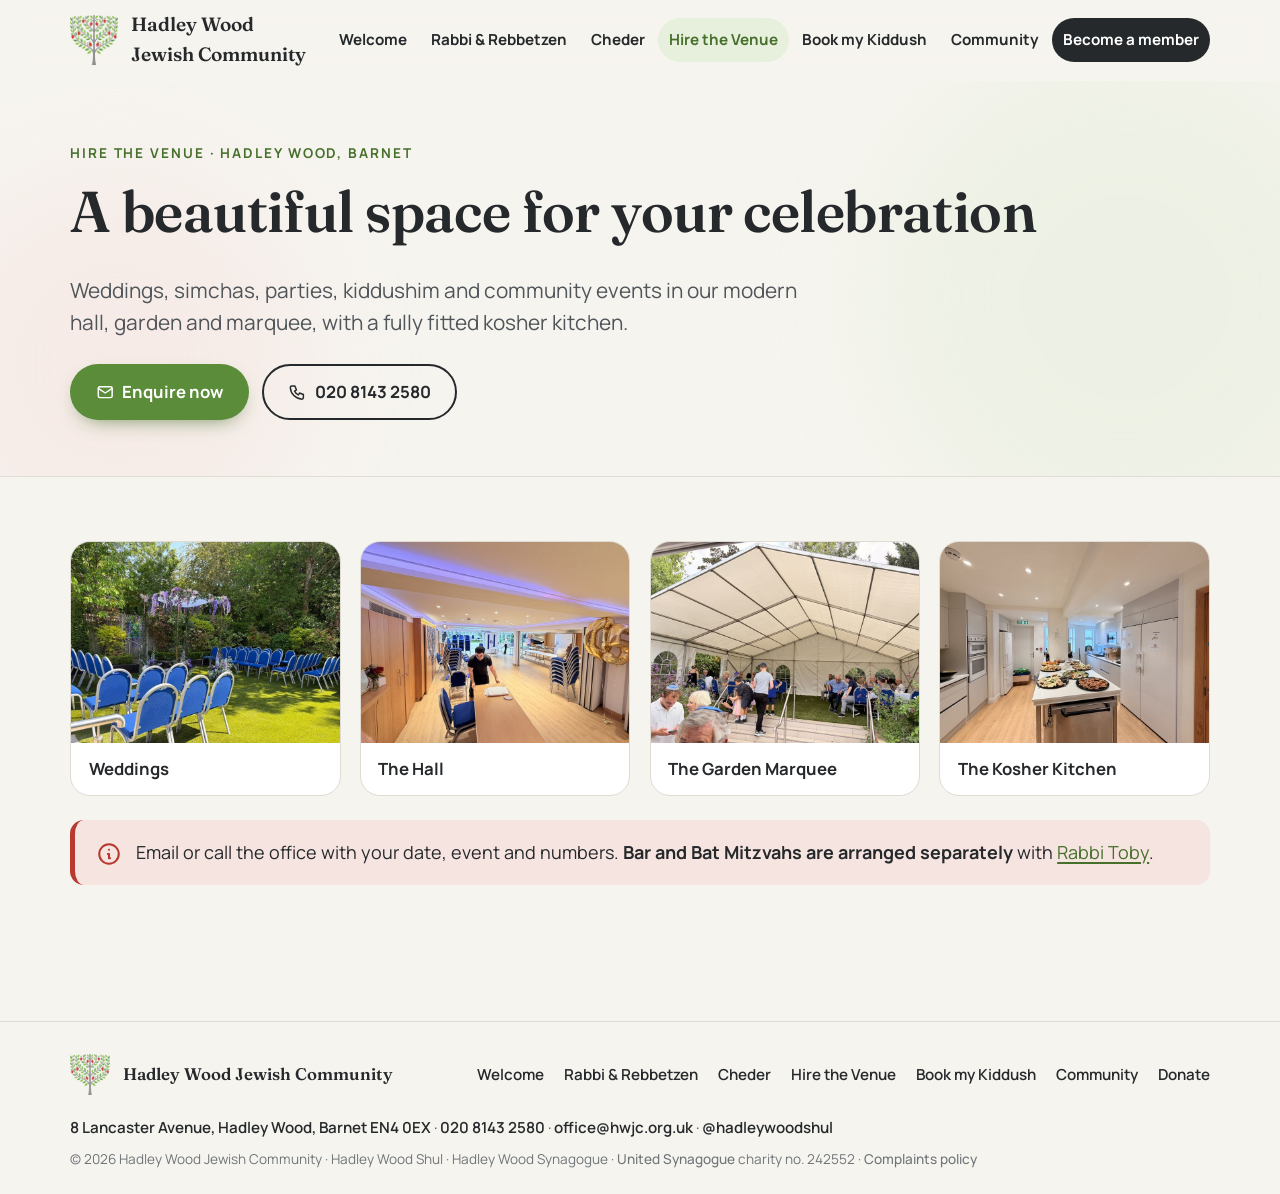
<file: hall-hire.html>
<!DOCTYPE html>
<html lang="en-GB" data-palette="stone" class="no-js">
<head>
<meta charset="utf-8">
<meta name="viewport" content="width=device-width, initial-scale=1">
<title>Hire the Venue in Hadley Wood, Barnet | Hadley Wood Jewish Community</title>
<meta name="description" content="Hire our venue at Hadley Wood Shul, Barnet: wedding garden, modern hall, marquee and kosher kitchen for weddings, simchas, parties, kiddushim and community events.">
<meta name="keywords" content="Hadley Wood Shul, Hadley Wood Jewish Community, Hadley Wood Synagogue, HWJC, synagogue Barnet, shul Barnet, United Synagogue Hadley Wood, Jewish community North London, cheder Hadley Wood, hall hire Hadley Wood, Rabbi Toby Weiniger, Rebbetzen Bracha Weiniger">
<link rel="canonical" href="https://YOUR-DOMAIN/hall-hire.html">
<meta name="robots" content="index, follow, max-image-preview:large">
<meta name="theme-color" content="#f6f4ef">
<meta property="og:type" content="website">
<meta property="og:site_name" content="Hadley Wood Jewish Community">
<meta property="og:title" content="Hire the Venue in Hadley Wood, Barnet | Hadley Wood Jewish Community">
<meta property="og:description" content="Hire our venue at Hadley Wood Shul, Barnet: wedding garden, modern hall, marquee and kosher kitchen for weddings, simchas, parties, kiddushim and community events.">
<meta property="og:url" content="https://YOUR-DOMAIN/hall-hire.html">
<meta property="og:image" content="https://YOUR-DOMAIN/assets/img/og-image.jpg">
<meta property="og:locale" content="en_GB">
<meta name="twitter:card" content="summary_large_image">
<meta name="twitter:title" content="Hire the Venue in Hadley Wood, Barnet | Hadley Wood Jewish Community">
<meta name="twitter:description" content="Hire our venue at Hadley Wood Shul, Barnet: wedding garden, modern hall, marquee and kosher kitchen for weddings, simchas, parties, kiddushim and community events.">
<meta name="twitter:image" content="https://YOUR-DOMAIN/assets/img/og-image.jpg">
<link rel="icon" type="image/png" sizes="32x32" href="assets/img/favicon-32.png">
<link rel="icon" type="image/png" sizes="64x64" href="assets/img/favicon-64.png">
<link rel="apple-touch-icon" href="assets/img/apple-touch-icon.png">
<link rel="preconnect" href="https://fonts.googleapis.com">
<link rel="preconnect" href="https://fonts.gstatic.com" crossorigin>
<link rel="stylesheet" href="https://fonts.googleapis.com/css2?family=Fraunces:opsz,wght@9..144,500;9..144,600&family=Manrope:wght@500;600;700;800&display=swap">
<link rel="stylesheet" href="css/styles.css?v=814792a2">
<script type="application/ld+json">{"@context": "https://schema.org", "@type": ["Synagogue", "Organization"], "name": "Hadley Wood Jewish Community", "alternateName": ["Hadley Wood Shul", "Hadley Wood Synagogue", "HWJC"], "url": "https://YOUR-DOMAIN/", "logo": "https://YOUR-DOMAIN/assets/img/hwjc-logo.png", "image": "https://YOUR-DOMAIN/assets/img/og-image.jpg", "telephone": "+44 20 8143 2580", "email": "office@hwjc.org.uk", "address": {"@type": "PostalAddress", "streetAddress": "8 Lancaster Avenue", "addressLocality": "Hadley Wood, Barnet", "addressRegion": "Hertfordshire", "postalCode": "EN4 0EX", "addressCountry": "GB"}, "areaServed": ["Hadley Wood", "Barnet", "Cockfosters", "Enfield", "North London"], "parentOrganization": {"@type": "Organization", "name": "United Synagogue", "url": "https://www.theus.org.uk/"}, "sameAs": ["https://www.instagram.com/hadleywoodshul", "https://www.facebook.com/hadleywoodjewishcommunity/"]}</script>
<script type="application/ld+json">{"@context":"https://schema.org","@type":"EventVenue","name":"Hadley Wood Jewish Community venue","description":"Wedding garden, modern function hall, marquee and kosher kitchen for hire at Hadley Wood Shul, Barnet.","address":{"@type":"PostalAddress","streetAddress":"8 Lancaster Avenue","addressLocality":"Hadley Wood, Barnet","postalCode":"EN4 0EX","addressCountry":"GB"},"telephone":"+44 20 8143 2580","email":"office@hwjc.org.uk"}</script>
<script>document.documentElement.classList.remove('no-js');</script>
</head>
<body>
<a class="skip-link" href="#main">Skip to main content</a>
<header class="site-header">
  <div class="container header-inner">
    <a class="brand" href="index.html" aria-label="Hadley Wood Jewish Community home">
      <img src="assets/img/hwjc-tree.png" alt="" width="48" height="49">
      <span><span class="brand__name">Hadley Wood Jewish Community</span><span class="brand__sub">Hadley Wood Shul &middot; United Synagogue</span></span>
    </a>
    <button class="nav-toggle" type="button" aria-expanded="false" aria-controls="site-nav"><svg viewBox="0 0 24 24" fill="none" stroke="currentColor" stroke-width="1.9" stroke-linecap="round" stroke-linejoin="round" aria-hidden="true"><path d="M4 7h16M4 12h16M4 17h16"/></svg><span class="nav-toggle__label">Menu</span></button>
    <nav class="site-nav" id="site-nav" aria-label="Main navigation">
      <ul>
<li><a href="index.html">Welcome</a></li>
<li><a href="rabbi.html">Rabbi &amp; Rebbetzen</a></li>
<li><a href="cheder.html">Cheder</a></li>
<li><a href="hall-hire.html" aria-current="page">Hire the Venue</a></li>
<li><a href="book-my-kiddush.html">Book my Kiddush</a></li>
<li><a href="community.html">Community</a></li>
<li class="nav-cta"><a href="index.html#join">Become a member</a></li>
      </ul>
    </nav>
  </div>
</header>
<main id="main">

<section class="hero hero--simple" aria-labelledby="hall-title">
  <div class="container">
    <span class="eyebrow reveal">Hire the venue &middot; Hadley Wood, Barnet</span>
    <h1 id="hall-title" class="reveal" data-delay="1">A beautiful space for your celebration</h1>
    <p class="lead reveal" data-delay="2">Weddings, simchas, parties, kiddushim and community events in our modern hall, garden and marquee, with a fully fitted kosher kitchen.</p>
    <div class="btn-row reveal" data-delay="3">
      <a class="btn btn--primary" href="mailto:office@hwjc.org.uk?subject=Venue%20hire%20enquiry"><svg viewBox="0 0 24 24" fill="none" stroke="currentColor" stroke-width="1.9" stroke-linecap="round" stroke-linejoin="round" aria-hidden="true"><rect x="3" y="5" width="18" height="14" rx="2"/><path d="M3 7l9 6 9-6"/></svg> Enquire now</a>
      <a class="btn btn--outline" href="tel:+442081432580"><svg viewBox="0 0 24 24" fill="none" stroke="currentColor" stroke-width="1.9" stroke-linecap="round" stroke-linejoin="round" aria-hidden="true"><path d="M5 4h4l2 5-2.5 1.5a11 11 0 0 0 5 5L15 13l5 2v4a2 2 0 0 1-2 2A16 16 0 0 1 3 6a2 2 0 0 1 2-2z"/></svg> 020 8143 2580</a>
    </div>
  </div>
</section>

<section class="section" aria-label="Photos">
  <div class="container">
    <div class="gallery gallery--four reveal-stagger">
      <figure>
        <img src="assets/img/venue-wedding-800.jpg" srcset="assets/img/venue-wedding-800.jpg 800w, assets/img/venue-wedding-1600.jpg 1600w" sizes="(max-width: 860px) 100vw, 50vw"
             alt="A chuppah decorated with purple flowers set up for a wedding in the garden at Hadley Wood Shul, with rows of blue chairs on the lawn" width="800" height="600">
        <figcaption><strong>Weddings</strong></figcaption>
      </figure>
      <figure>
        <img src="assets/img/venue-hall-800.jpg" srcset="assets/img/venue-hall-800.jpg 800w, assets/img/venue-hall-1600.jpg 1600w" sizes="(max-width: 860px) 50vw, 25vw"
             alt="The hall at Hadley Wood Shul being set up for an event, with long tables, stacked blue chairs and the garden marquee beyond" width="800" height="600">
        <figcaption><strong>The Hall</strong></figcaption>
      </figure>
      <figure>
        <img src="assets/img/hall-marquee-800.jpg" srcset="assets/img/hall-marquee-800.jpg 800w, assets/img/hall-marquee-1600.jpg 1600w" sizes="(max-width: 860px) 100vw, 33vw"
             alt="The garden marquee at Hadley Wood Shul" width="800" height="600" loading="lazy">
        <figcaption><strong>The Garden Marquee</strong></figcaption>
      </figure>
      <figure>
        <img src="assets/img/hall-kitchen-800.jpg" srcset="assets/img/hall-kitchen-800.jpg 800w, assets/img/hall-kitchen-1600.jpg 1600w" sizes="(max-width: 860px) 100vw, 33vw"
             alt="The kosher kitchen at Hadley Wood Synagogue" width="800" height="600" loading="lazy">
        <figcaption><strong>The Kosher Kitchen</strong></figcaption>
      </figure>
    </div>
    <div class="notice reveal">
      <svg viewBox="0 0 24 24" fill="none" stroke="currentColor" stroke-width="1.9" stroke-linecap="round" stroke-linejoin="round" aria-hidden="true"><circle cx="12" cy="12" r="9"/><path d="M12 8h.01M11 12h1v4h1"/></svg>
      <p>Email or call the office with your date, event and numbers. <strong>Bar and Bat Mitzvahs are arranged separately</strong> with <a href="community.html#bar-bat-mitzvah">Rabbi Toby</a>.</p>
    </div>
  </div>
</section>
</main>
<footer class="site-footer">
  <div class="container">
    <div class="footer-row">
      <a class="brand brand--footer" href="index.html"><img src="assets/img/hwjc-tree.png" alt="" width="40" height="41"><span class="brand__name">Hadley Wood Jewish Community</span></a>
      <ul class="footer-links">
        <li><a href="index.html">Welcome</a></li>
        <li><a href="rabbi.html">Rabbi &amp; Rebbetzen</a></li>
        <li><a href="cheder.html">Cheder</a></li>
        <li><a href="hall-hire.html">Hire the Venue</a></li>
        <li><a href="book-my-kiddush.html">Book my Kiddush</a></li>
        <li><a href="community.html">Community</a></li>
        <li><a href="https://theus.org.uk/donate/?project=My%20Community&amp;synagogue=130" rel="noopener" target="_blank">Donate</a></li>
      </ul>
    </div>
    <p class="footer-contact"><a href="https://www.google.com/maps/search/?api=1&query=8+Lancaster+Avenue+Hadley+Wood+Barnet+EN4+0EX" rel="noopener" target="_blank">8 Lancaster Avenue, Hadley Wood, Barnet EN4 0EX</a> <span class="sep">&middot;</span> <a href="tel:+442081432580">020 8143 2580</a> <span class="sep">&middot;</span> <a href="mailto:office@hwjc.org.uk">office@hwjc.org.uk</a> <span class="sep">&middot;</span> <a href="https://www.instagram.com/hadleywoodshul" rel="noopener" target="_blank">@hadleywoodshul</a></p>
    <p class="footer-bottom">&copy; <span data-year>2026</span> Hadley Wood Jewish Community &middot; Hadley Wood Shul &middot; Hadley Wood Synagogue &middot; <a href="https://www.theus.org.uk/" rel="noopener" target="_blank">United Synagogue</a> charity no. 242552 &middot; <a href="https://www.theus.org.uk/sites/default/files/United%20Synagogue%20Complaints%20Policy_0.pdf" rel="noopener" target="_blank">Complaints policy</a></p>
  </div>
</footer>
<script src="js/main.js?v=2d79e629" defer></script>
</body>
</html>
</file>
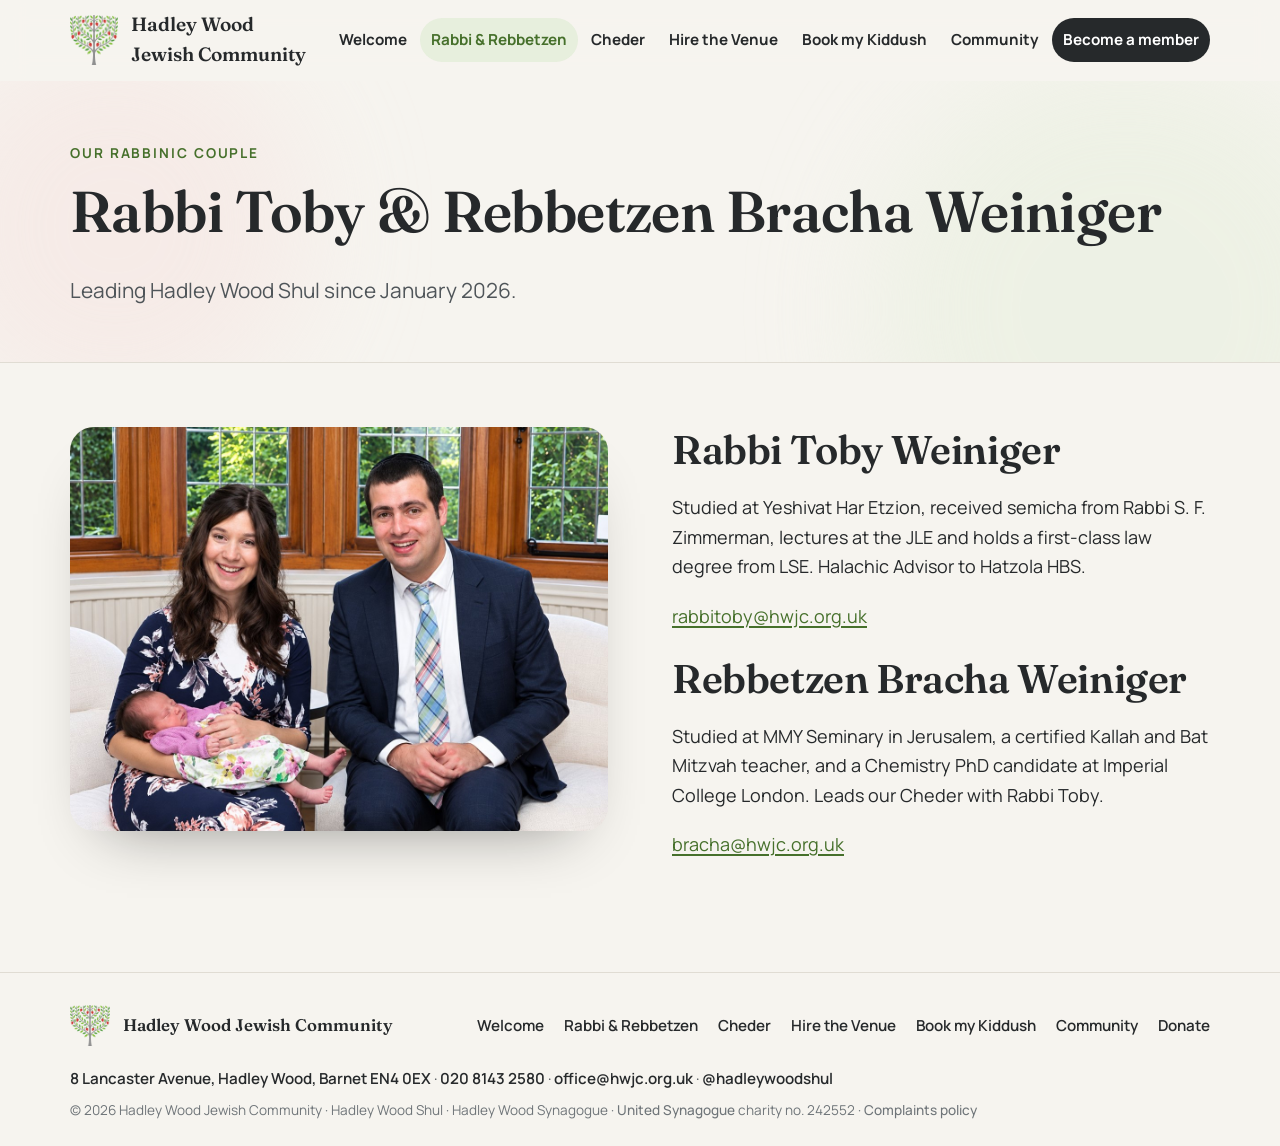
<file: rabbi.html>
<!DOCTYPE html>
<html lang="en-GB" data-palette="stone" class="no-js">
<head>
<meta charset="utf-8">
<meta name="viewport" content="width=device-width, initial-scale=1">
<title>Rabbi Toby &amp; Rebbetzen Bracha Weiniger | Hadley Wood Shul</title>
<meta name="description" content="Meet Rabbi Toby Weiniger and Rebbetzen Bracha Weiniger, the rabbinic couple of Hadley Wood Jewish Community (Hadley Wood Synagogue), Barnet.">
<meta name="keywords" content="Hadley Wood Shul, Hadley Wood Jewish Community, Hadley Wood Synagogue, HWJC, synagogue Barnet, shul Barnet, United Synagogue Hadley Wood, Jewish community North London, cheder Hadley Wood, hall hire Hadley Wood, Rabbi Toby Weiniger, Rebbetzen Bracha Weiniger">
<link rel="canonical" href="https://YOUR-DOMAIN/rabbi.html">
<meta name="robots" content="index, follow, max-image-preview:large">
<meta name="theme-color" content="#f6f4ef">
<meta property="og:type" content="website">
<meta property="og:site_name" content="Hadley Wood Jewish Community">
<meta property="og:title" content="Rabbi Toby &amp; Rebbetzen Bracha Weiniger | Hadley Wood Shul">
<meta property="og:description" content="Meet Rabbi Toby Weiniger and Rebbetzen Bracha Weiniger, the rabbinic couple of Hadley Wood Jewish Community (Hadley Wood Synagogue), Barnet.">
<meta property="og:url" content="https://YOUR-DOMAIN/rabbi.html">
<meta property="og:image" content="https://YOUR-DOMAIN/assets/img/og-image.jpg">
<meta property="og:locale" content="en_GB">
<meta name="twitter:card" content="summary_large_image">
<meta name="twitter:title" content="Rabbi Toby &amp; Rebbetzen Bracha Weiniger | Hadley Wood Shul">
<meta name="twitter:description" content="Meet Rabbi Toby Weiniger and Rebbetzen Bracha Weiniger, the rabbinic couple of Hadley Wood Jewish Community (Hadley Wood Synagogue), Barnet.">
<meta name="twitter:image" content="https://YOUR-DOMAIN/assets/img/og-image.jpg">
<link rel="icon" type="image/png" sizes="32x32" href="assets/img/favicon-32.png">
<link rel="icon" type="image/png" sizes="64x64" href="assets/img/favicon-64.png">
<link rel="apple-touch-icon" href="assets/img/apple-touch-icon.png">
<link rel="preconnect" href="https://fonts.googleapis.com">
<link rel="preconnect" href="https://fonts.gstatic.com" crossorigin>
<link rel="stylesheet" href="https://fonts.googleapis.com/css2?family=Fraunces:opsz,wght@9..144,500;9..144,600&family=Manrope:wght@500;600;700;800&display=swap">
<link rel="stylesheet" href="css/styles.css?v=814792a2">
<script type="application/ld+json">{"@context": "https://schema.org", "@type": ["Synagogue", "Organization"], "name": "Hadley Wood Jewish Community", "alternateName": ["Hadley Wood Shul", "Hadley Wood Synagogue", "HWJC"], "url": "https://YOUR-DOMAIN/", "logo": "https://YOUR-DOMAIN/assets/img/hwjc-logo.png", "image": "https://YOUR-DOMAIN/assets/img/og-image.jpg", "telephone": "+44 20 8143 2580", "email": "office@hwjc.org.uk", "address": {"@type": "PostalAddress", "streetAddress": "8 Lancaster Avenue", "addressLocality": "Hadley Wood, Barnet", "addressRegion": "Hertfordshire", "postalCode": "EN4 0EX", "addressCountry": "GB"}, "areaServed": ["Hadley Wood", "Barnet", "Cockfosters", "Enfield", "North London"], "parentOrganization": {"@type": "Organization", "name": "United Synagogue", "url": "https://www.theus.org.uk/"}, "sameAs": ["https://www.instagram.com/hadleywoodshul", "https://www.facebook.com/hadleywoodjewishcommunity/"]}</script>
<script type="application/ld+json">{"@context":"https://schema.org","@graph":[
{"@type":"Person","name":"Rabbi Toby Weiniger","jobTitle":"Rabbi","worksFor":{"@type":"Organization","name":"Hadley Wood Jewish Community"},"email":"rabbitoby@hwjc.org.uk"},
{"@type":"Person","name":"Rebbetzen Bracha Weiniger","jobTitle":"Rebbetzen","worksFor":{"@type":"Organization","name":"Hadley Wood Jewish Community"},"email":"bracha@hwjc.org.uk"}
]}</script>
<script>document.documentElement.classList.remove('no-js');</script>
</head>
<body>
<a class="skip-link" href="#main">Skip to main content</a>
<header class="site-header">
  <div class="container header-inner">
    <a class="brand" href="index.html" aria-label="Hadley Wood Jewish Community home">
      <img src="assets/img/hwjc-tree.png" alt="" width="48" height="49">
      <span><span class="brand__name">Hadley Wood Jewish Community</span><span class="brand__sub">Hadley Wood Shul &middot; United Synagogue</span></span>
    </a>
    <button class="nav-toggle" type="button" aria-expanded="false" aria-controls="site-nav"><svg viewBox="0 0 24 24" fill="none" stroke="currentColor" stroke-width="1.9" stroke-linecap="round" stroke-linejoin="round" aria-hidden="true"><path d="M4 7h16M4 12h16M4 17h16"/></svg><span class="nav-toggle__label">Menu</span></button>
    <nav class="site-nav" id="site-nav" aria-label="Main navigation">
      <ul>
<li><a href="index.html">Welcome</a></li>
<li><a href="rabbi.html" aria-current="page">Rabbi &amp; Rebbetzen</a></li>
<li><a href="cheder.html">Cheder</a></li>
<li><a href="hall-hire.html">Hire the Venue</a></li>
<li><a href="book-my-kiddush.html">Book my Kiddush</a></li>
<li><a href="community.html">Community</a></li>
<li class="nav-cta"><a href="index.html#join">Become a member</a></li>
      </ul>
    </nav>
  </div>
</header>
<main id="main">

<section class="hero hero--simple" aria-labelledby="rabbi-title">
  <div class="container">
    <span class="eyebrow reveal">Our rabbinic couple</span>
    <h1 id="rabbi-title" class="reveal" data-delay="1">Rabbi Toby &amp; Rebbetzen Bracha Weiniger</h1>
    <p class="lead reveal" data-delay="2">Leading Hadley Wood Shul since January 2026.</p>
  </div>
</section>

<section class="section" aria-label="Biographies">
  <div class="container split split--top">
    <div class="frame frame--portrait reveal">
      <img src="assets/img/rabbi-toby-and-rebbetzen-bracha-weiniger-1200.jpg"
           srcset="assets/img/rabbi-toby-and-rebbetzen-bracha-weiniger-600.jpg 600w, assets/img/rabbi-toby-and-rebbetzen-bracha-weiniger-1200.jpg 1200w"
           sizes="(max-width: 860px) 100vw, 50vw"
           alt="Rabbi Toby Weiniger and Rebbetzen Bracha Weiniger of Hadley Wood Jewish Community" width="1200" height="900">
    </div>
    <div class="reveal" data-delay="1">
      <h2>Rabbi Toby Weiniger</h2>
      <p>Studied at Yeshivat Har Etzion, received semicha from Rabbi S. F. Zimmerman, lectures at the JLE and holds a first-class law degree from LSE. Halachic Advisor to Hatzola HBS.</p>
      <p><a href="mailto:rabbitoby@hwjc.org.uk">rabbitoby@hwjc.org.uk</a></p>
      <h2 style="margin-top:1.5rem">Rebbetzen Bracha Weiniger</h2>
      <p>Studied at MMY Seminary in Jerusalem, a certified Kallah and Bat Mitzvah teacher, and a Chemistry PhD candidate at Imperial College London. Leads our Cheder with Rabbi Toby.</p>
      <p><a href="mailto:bracha@hwjc.org.uk">bracha@hwjc.org.uk</a></p>
    </div>
  </div>
</section>
</main>
<footer class="site-footer">
  <div class="container">
    <div class="footer-row">
      <a class="brand brand--footer" href="index.html"><img src="assets/img/hwjc-tree.png" alt="" width="40" height="41"><span class="brand__name">Hadley Wood Jewish Community</span></a>
      <ul class="footer-links">
        <li><a href="index.html">Welcome</a></li>
        <li><a href="rabbi.html">Rabbi &amp; Rebbetzen</a></li>
        <li><a href="cheder.html">Cheder</a></li>
        <li><a href="hall-hire.html">Hire the Venue</a></li>
        <li><a href="book-my-kiddush.html">Book my Kiddush</a></li>
        <li><a href="community.html">Community</a></li>
        <li><a href="https://theus.org.uk/donate/?project=My%20Community&amp;synagogue=130" rel="noopener" target="_blank">Donate</a></li>
      </ul>
    </div>
    <p class="footer-contact"><a href="https://www.google.com/maps/search/?api=1&query=8+Lancaster+Avenue+Hadley+Wood+Barnet+EN4+0EX" rel="noopener" target="_blank">8 Lancaster Avenue, Hadley Wood, Barnet EN4 0EX</a> <span class="sep">&middot;</span> <a href="tel:+442081432580">020 8143 2580</a> <span class="sep">&middot;</span> <a href="mailto:office@hwjc.org.uk">office@hwjc.org.uk</a> <span class="sep">&middot;</span> <a href="https://www.instagram.com/hadleywoodshul" rel="noopener" target="_blank">@hadleywoodshul</a></p>
    <p class="footer-bottom">&copy; <span data-year>2026</span> Hadley Wood Jewish Community &middot; Hadley Wood Shul &middot; Hadley Wood Synagogue &middot; <a href="https://www.theus.org.uk/" rel="noopener" target="_blank">United Synagogue</a> charity no. 242552 &middot; <a href="https://www.theus.org.uk/sites/default/files/United%20Synagogue%20Complaints%20Policy_0.pdf" rel="noopener" target="_blank">Complaints policy</a></p>
  </div>
</footer>
<script src="js/main.js?v=2d79e629" defer></script>
</body>
</html>
</file>
<file: css/styles.css>
/* =====================================================================
   Hadley Wood Jewish Community — site styles
   Palette is controlled by CSS variables. Change data-palette on <html>
   (or add ?palette=slate|linen|mono to the URL to preview).
   ===================================================================== */

:root,
[data-palette="stone"] {
  /* Stone & Sage (default) — warm neutral, logo green accent, pomegranate for calls to action */
  --bg: #f6f4ef;
  --bg-alt: #ece9e1;
  --surface: #ffffff;
  --ink: #26292b;
  --ink-soft: #4f5559;
  --muted: #6f7579;
  --line: #e0dcd3;
  --accent: #5b8c39;
  --accent-strong: #46702b;
  --accent-soft: #e7efdd;
  --secondary: #b8392e;
  --secondary-soft: #f6e4e1;
  --focus: #1f5fbf;
}

[data-palette="slate"] {
  /* Soft Slate — cool neutral, muted teal accent */
  --bg: #f3f5f7;
  --bg-alt: #e7ebef;
  --surface: #ffffff;
  --ink: #1f2a33;
  --ink-soft: #46535e;
  --muted: #6b7680;
  --line: #d9dfe5;
  --accent: #3b7f79;
  --accent-strong: #2d635e;
  --accent-soft: #dfeeec;
  --secondary: #b8392e;
  --secondary-soft: #f6e4e1;
  --focus: #1f5fbf;
}

[data-palette="linen"] {
  /* Warm Linen — cream, olive accent, terracotta secondary */
  --bg: #faf6ef;
  --bg-alt: #f1eadf;
  --surface: #fffdf9;
  --ink: #2e2a26;
  --ink-soft: #55504a;
  --muted: #76706a;
  --line: #e5dccc;
  --accent: #6a7a35;
  --accent-strong: #525f28;
  --accent-soft: #ecefd9;
  --secondary: #bf5f3a;
  --secondary-soft: #f8e6dc;
  --focus: #1f5fbf;
}

[data-palette="mono"] {
  /* Cloud & Charcoal — near-monochrome with the logo green only */
  --bg: #fafafa;
  --bg-alt: #f0f0f0;
  --surface: #ffffff;
  --ink: #222426;
  --ink-soft: #4a4d50;
  --muted: #6e7275;
  --line: #e2e2e2;
  --accent: #5b8c39;
  --accent-strong: #46702b;
  --accent-soft: #e7efdd;
  --secondary: #3a3d40;
  --secondary-soft: #e9eaeb;
  --focus: #1f5fbf;
}

/* ---------- Base ---------- */
*,
*::before,
*::after { box-sizing: border-box; }

html {
  scroll-behavior: smooth;
  -webkit-text-size-adjust: 100%;
}

body {
  margin: 0;
  font-family: "Manrope", system-ui, -apple-system, "Segoe UI", Roboto, Helvetica, Arial, sans-serif;
  font-size: 1.125rem; /* 18px base — comfortable for all ages */
  line-height: 1.65;
  color: var(--ink);
  background: var(--bg);
  overflow-x: hidden;
}

h1, h2, h3, h4 {
  font-family: "Fraunces", Georgia, "Times New Roman", serif;
  font-weight: 600;
  line-height: 1.15;
  letter-spacing: -0.01em;
  color: var(--ink);
  margin: 0 0 0.5em;
}

h1 { font-size: clamp(2.2rem, 5vw, 3.6rem); }
h2 { font-size: clamp(1.75rem, 3.5vw, 2.5rem); }
h3 { font-size: clamp(1.3rem, 2.2vw, 1.6rem); }
h4 { font-size: 1.15rem; font-family: "Manrope", system-ui, sans-serif; font-weight: 700; }

p { margin: 0 0 1.1em; }
p:last-child { margin-bottom: 0; }

a {
  color: var(--accent-strong);
  text-decoration: underline;
  text-underline-offset: 0.15em;
  text-decoration-thickness: 1.5px;
}
a:hover { color: var(--ink); }

a:focus-visible,
button:focus-visible,
summary:focus-visible {
  outline: 3px solid var(--focus);
  outline-offset: 3px;
  border-radius: 4px;
}

img { max-width: 100%; height: auto; display: block; }

ul, ol { padding-left: 1.3em; }
li { margin-bottom: 0.35em; }

.sr-only {
  position: absolute !important;
  width: 1px; height: 1px;
  padding: 0; margin: -1px;
  overflow: hidden;
  clip: rect(0, 0, 0, 0);
  white-space: nowrap;
  border: 0;
}

.skip-link {
  position: absolute;
  left: 1rem;
  top: -4rem;
  background: var(--ink);
  color: #fff;
  padding: 0.75rem 1rem;
  border-radius: 8px;
  z-index: 1000;
  transition: top 0.2s;
}
.skip-link:focus { top: 1rem; }

.container {
  width: min(100% - 2.5rem, 1140px);
  margin-inline: auto;
}
.container--narrow { width: min(100% - 2.5rem, 800px); }

.eyebrow {
  display: inline-block;
  font-size: 0.85rem;
  font-weight: 700;
  letter-spacing: 0.14em;
  text-transform: uppercase;
  color: var(--accent-strong);
  margin-bottom: 0.9rem;
}

.lead {
  font-size: 1.3rem;
  line-height: 1.55;
  color: var(--ink-soft);
}

.muted { color: var(--muted); }

/* ---------- Buttons ---------- */
.btn {
  display: inline-flex;
  align-items: center;
  gap: 0.5rem;
  min-height: 3.1rem;
  padding: 0.75rem 1.5rem;
  border-radius: 999px;
  font-weight: 700;
  font-size: 1.05rem;
  text-decoration: none;
  border: 2px solid transparent;
  cursor: pointer;
  transition: transform 0.18s ease, background 0.18s ease, box-shadow 0.18s ease, color 0.18s ease;
}
.btn:hover { transform: translateY(-2px); }
.btn:active { transform: translateY(0); }

.btn--primary {
  background: var(--accent);
  color: #fff;
  box-shadow: 0 8px 22px -12px var(--accent-strong);
}
.btn--primary:hover { background: var(--accent-strong); color: #fff; }

.btn--secondary {
  background: var(--secondary);
  color: #fff;
}
.btn--secondary:hover { filter: brightness(0.92); color: #fff; }

.btn--outline {
  background: transparent;
  color: var(--ink);
  border-color: var(--ink);
}
.btn--outline:hover { background: var(--ink); color: #fff; }

.btn--light {
  background: #fff;
  color: var(--ink);
}
.btn--light:hover { background: var(--bg-alt); color: var(--ink); }

.btn svg { width: 1.1em; height: 1.1em; flex: none; }

.btn-row {
  display: flex;
  flex-wrap: wrap;
  gap: 0.8rem;
  margin-top: 1.6rem;
}

/* ---------- Header ---------- */
.site-header {
  position: sticky;
  top: 0;
  z-index: 100;
  background: color-mix(in srgb, var(--bg) 88%, transparent);
  backdrop-filter: saturate(160%) blur(12px);
  -webkit-backdrop-filter: saturate(160%) blur(12px);
  border-bottom: 1px solid transparent;
  transition: border-color 0.25s, box-shadow 0.25s;
}
.site-header.is-scrolled {
  border-bottom-color: var(--line);
  box-shadow: 0 6px 24px -20px rgba(0, 0, 0, 0.35);
}

.header-inner {
  display: flex;
  align-items: center;
  justify-content: space-between;
  gap: 1rem;
  min-height: 5rem;
}

.brand {
  display: flex;
  align-items: center;
  gap: 0.8rem;
  text-decoration: none;
  color: var(--ink);
}
.brand img {
  width: 48px;
  height: auto;
  transition: transform 0.25s;
}
.brand:hover img { transform: rotate(-4deg) scale(1.04); }
.brand__name {
  font-family: "Fraunces", Georgia, serif;
  font-weight: 600;
  font-size: 1.2rem;
  line-height: 1.1;
}
.brand__sub {
  display: block;
  font-family: "Manrope", system-ui, sans-serif;
  font-size: 0.75rem;
  font-weight: 700;
  letter-spacing: 0.12em;
  text-transform: uppercase;
  color: var(--muted);
  margin-top: 0.2rem;
  white-space: nowrap;
  position: absolute; width: 1px; height: 1px; overflow: hidden; clip: rect(0, 0, 0, 0);
}

.nav-toggle {
  display: none;
  align-items: center;
  gap: 0.5rem;
  min-height: 3rem;
  padding: 0.5rem 0.9rem;
  border: 2px solid var(--ink);
  border-radius: 999px;
  background: transparent;
  color: var(--ink);
  font: inherit;
  font-weight: 700;
  cursor: pointer;
}
.nav-toggle svg { width: 22px; height: 22px; }

.site-nav ul {
  list-style: none;
  display: flex;
  align-items: center;
  gap: 0.1rem;
  margin: 0;
  padding: 0;
}
.site-nav li { margin: 0; position: relative; }
.site-nav a,
.site-nav .nav-btn {
  display: inline-flex;
  align-items: center;
  gap: 0.35rem;
  min-height: 2.8rem;
  padding: 0.5rem 0.7rem;
  border-radius: 999px;
  color: var(--ink);
  font-weight: 700;
  font-size: 0.95rem;
  text-decoration: none;
  background: transparent;
  border: 0;
  font-family: inherit;
  cursor: pointer;
  white-space: nowrap;
  transition: background 0.18s, color 0.18s;
}
.site-nav a:hover,
.site-nav .nav-btn:hover,
.site-nav a[aria-current="page"] {
  background: var(--accent-soft);
  color: var(--accent-strong);
}
.site-nav .nav-btn svg { width: 16px; height: 16px; transition: transform 0.2s; }
.site-nav .nav-btn[aria-expanded="true"] svg { transform: rotate(180deg); }

.submenu {
  position: absolute;
  top: calc(100% + 0.4rem);
  left: 0;
  min-width: 15rem;
  background: var(--surface);
  border: 1px solid var(--line);
  border-radius: 14px;
  box-shadow: 0 18px 40px -20px rgba(0, 0, 0, 0.35);
  padding: 0.5rem;
  display: none;
  flex-direction: column;
  gap: 0.1rem;
  z-index: 50;
}
.submenu.is-open { display: flex; }
.submenu a {
  display: flex;
  border-radius: 10px;
  width: 100%;
  font-weight: 600;
}

.nav-cta a {
  background: var(--ink);
  color: #fff;
}
.nav-cta a:hover { background: var(--accent-strong); color: #fff; }

@media (max-width: 1120px) {
  .nav-toggle { display: inline-flex; }
  .site-nav {
    position: absolute;
    top: 100%;
    left: 0;
    right: 0;
    background: var(--surface);
    border-bottom: 1px solid var(--line);
    box-shadow: 0 24px 40px -24px rgba(0, 0, 0, 0.4);
    display: none;
    padding: 0.75rem 1.25rem 1.25rem;
  }
  .site-nav.is-open { display: block; }
  .site-nav ul {
    flex-direction: column;
    align-items: stretch;
    gap: 0.2rem;
  }
  .site-nav a,
  .site-nav .nav-btn {
    width: 100%;
    justify-content: space-between;
    font-size: 1.1rem;
    min-height: 3.2rem;
  }
  .submenu {
    position: static;
    box-shadow: none;
    border: 0;
    background: var(--bg-alt);
    margin: 0.25rem 0 0.5rem;
  }
  .brand__name { font-size: 1.05rem; }
  .brand__sub { display: none; }
}

/* ---------- Hero ---------- */
.hero {
  position: relative;
  overflow: hidden;
  padding: clamp(2.5rem, 6vw, 5rem) 0 clamp(2.5rem, 5vw, 4rem);
  isolation: isolate;
}
.hero::before,
.hero::after {
  content: "";
  position: absolute;
  z-index: -1;
  border-radius: 50%;
  filter: blur(60px);
  opacity: 0.55;
  pointer-events: none;
}
.hero::before {
  width: 40vw; height: 40vw;
  max-width: 560px; max-height: 560px;
  background: var(--accent-soft);
  top: -10%; right: -8%;
}
.hero::after {
  width: 30vw; height: 30vw;
  max-width: 420px; max-height: 420px;
  background: var(--secondary-soft);
  bottom: -20%; left: -6%;
}

.hero__grid {
  display: grid;
  grid-template-columns: 1.15fr 0.85fr;
  gap: clamp(2rem, 5vw, 5rem);
  align-items: center;
}
.hero__logo {
  width: min(100%, 380px);
  margin-inline: auto;
  filter: drop-shadow(0 20px 30px rgba(0, 0, 0, 0.12));
}
.hero__logo img { width: 100%; }

.hero--simple {
  padding: clamp(2rem, 5vw, 3.5rem) 0;
}
.hero--simple .lead { max-width: 46rem; }

@media (max-width: 860px) {
  .hero__grid { grid-template-columns: 1fr; }
  .hero__logo { width: min(55%, 200px); order: -1; }
}

/* ---------- Sections ---------- */
.section {
  padding: clamp(2rem, 5vw, 4rem) 0;
}
.section--tight { padding: clamp(2rem, 5vw, 3.5rem) 0; }
/* Faint grey line between every section */
.section + .section { border-top: 1px solid var(--line); }
.hero + .section { border-top: 1px solid var(--line); }

.section-head {
  max-width: 44rem;
  margin-bottom: clamp(1.75rem, 4vw, 3rem);
}
.section-head.center { margin-inline: auto; text-align: center; }

.split {
  display: grid;
  grid-template-columns: repeat(2, minmax(0, 1fr));
  gap: clamp(2rem, 5vw, 4.5rem);
  align-items: center;
}
.split--reverse > :first-child { order: 2; }
.split--top { align-items: start; }
@media (max-width: 860px) {
  .split { grid-template-columns: minmax(0, 1fr); }
  .split--reverse > :first-child { order: 0; }
}

.card-grid {
  display: grid;
  grid-template-columns: repeat(auto-fit, minmax(240px, 1fr));
  gap: 1.4rem;
}

.card {
  background: var(--surface);
  border: 1px solid var(--line);
  border-radius: 20px;
  padding: 1.4rem;
  display: flex;
  flex-direction: column;
  gap: 0.6rem;
  transition: transform 0.22s ease, box-shadow 0.22s ease, border-color 0.22s;
}
.card:hover {
  transform: translateY(-4px);
  box-shadow: 0 22px 40px -28px rgba(0, 0, 0, 0.35);
  border-color: var(--accent-soft);
}
.card h3 { margin: 0.2rem 0 0.1rem; }
.card p { color: var(--ink-soft); }
.card__icon {
  width: 52px; height: 52px;
  border-radius: 14px;
  background: var(--accent-soft);
  color: var(--accent-strong);
  display: grid;
  place-items: center;
}
.card__icon svg { width: 26px; height: 26px; }
.card .btn, .card > a.card-link { margin-top: auto; align-self: flex-start; }
.card-link {
  font-weight: 700;
  text-decoration: none;
  display: inline-flex;
  align-items: center;
  gap: 0.4rem;
}
.card-link svg { width: 1em; height: 1em; transition: transform 0.2s; }
.card-link:hover svg { transform: translateX(3px); }

.card--accent { background: var(--accent-soft); border-color: transparent; }
.card--secondary { background: var(--secondary-soft); border-color: transparent; }
.card--secondary .card__icon { background: #fff; color: var(--secondary); }

/* Whole-card links */
a.card { text-decoration: none; color: inherit; }
a.card h3 { color: var(--ink); }
a.card:hover h3 { color: var(--accent-strong); }
.card-grid--wide { grid-template-columns: repeat(auto-fit, minmax(300px, 1fr)); align-items: start; }
.card .btn { margin-top: auto; align-self: flex-start; }

/* Stats */
.stats {
  list-style: none;
  padding: 0;
  margin: 0;
  display: grid;
  grid-template-columns: repeat(3, 1fr);
  gap: 1rem;
}
.stats li {
  margin: 0;
  background: var(--surface);
  border: 1px solid var(--line);
  border-radius: 18px;
  padding: 1.2rem 1rem;
  text-align: center;
}
.stats strong {
  display: block;
  font-family: "Fraunces", Georgia, serif;
  font-size: 2rem;
  font-weight: 600;
  color: var(--accent-strong);
  line-height: 1.1;
}
.stats span { font-size: 0.95rem; color: var(--muted); }
@media (max-width: 520px) { .stats { grid-template-columns: 1fr; } }

/* Tick lists */
.ticks {
  list-style: none;
  padding: 0;
  margin: 0;
}
.ticks li {
  position: relative;
  padding-left: 2rem;
  margin-bottom: 0.6rem;
}
.ticks li::before {
  content: "";
  position: absolute;
  left: 0; top: 0.45em;
  width: 0.55em; height: 0.9em;
  border: solid var(--accent);
  border-width: 0 3px 3px 0;
  transform: translateY(-0.15em) rotate(45deg);
  margin-left: 0.35em;
}

/* Images */
.frame {
  border-radius: 24px;
  overflow: hidden;
  background: var(--bg-alt);
  box-shadow: 0 30px 60px -36px rgba(0, 0, 0, 0.45);
}
.frame img { width: 100%; height: 100%; object-fit: cover; }
.frame--portrait { aspect-ratio: 4 / 3; }

.gallery {
  display: grid;
  grid-template-columns: repeat(3, 1fr);
  gap: 1.2rem;
}
.gallery figure {
  margin: 0;
  border-radius: 20px;
  overflow: hidden;
  background: var(--surface);
  border: 1px solid var(--line);
  display: flex;
  flex-direction: column;
}
.gallery figure img {
  aspect-ratio: 4 / 3;
  width: 100%;
  object-fit: cover;
  transition: transform 0.6s ease;
}
.gallery figure:hover img { transform: scale(1.04); }
.gallery figcaption {
  padding: 0.75rem 1.1rem;
  font-size: 1rem;
  color: var(--ink-soft);
}
.gallery figcaption strong { display: block; color: var(--ink); font-size: 1.05rem; }
@media (max-width: 860px) { .gallery { grid-template-columns: 1fr; } }

.gallery--four { grid-template-columns: repeat(4, 1fr); }
@media (max-width: 860px) { .gallery--four { grid-template-columns: 1fr 1fr; } }
.gallery--four { grid-template-columns: repeat(4, 1fr); }
@media (max-width: 860px) { .gallery--four { grid-template-columns: 1fr 1fr; } }
.gallery--feature { grid-template-columns: 2fr 1fr; }
.gallery--feature figure:first-child { grid-row: span 2; }
.gallery--feature figure:first-child img { aspect-ratio: auto; height: 100%; }
@media (max-width: 860px) {
  .gallery--feature { grid-template-columns: 1fr; }
  .gallery--feature figure:first-child img { aspect-ratio: 4 / 3; height: auto; }
}

/* Fact list / info rows */
.facts {
  list-style: none;
  padding: 0;
  margin: 0;
  display: grid;
  gap: 0.75rem;
}
.facts li {
  display: grid;
  grid-template-columns: 7rem 1fr;
  gap: 1rem;
  padding: 0.9rem 1.1rem;
  background: var(--surface);
  border: 1px solid var(--line);
  border-radius: 14px;
  margin: 0;
}
.facts li span:first-child {
  font-weight: 800;
  letter-spacing: 0.08em;
  text-transform: uppercase;
  font-size: 0.8rem;
  color: var(--accent-strong);
  padding-top: 0.3rem;
}
@media (max-width: 520px) { .facts li { grid-template-columns: 1fr; gap: 0.2rem; } }

.price-tag {
  display: inline-flex;
  align-items: baseline;
  gap: 0.4rem;
  font-family: "Fraunces", Georgia, serif;
  font-size: 2.4rem;
  font-weight: 600;
  color: var(--ink);
}
.price-tag small {
  font-family: "Manrope", system-ui, sans-serif;
  font-size: 1rem;
  font-weight: 600;
  color: var(--muted);
}

/* Quotes */
.quotes {
  display: grid;
  grid-template-columns: repeat(auto-fit, minmax(280px, 1fr));
  gap: 1.4rem;
}
.quote {
  margin: 0;
  background: var(--surface);
  border-radius: 20px;
  padding: 1.75rem;
  border: 1px solid var(--line);
  position: relative;
}
.quote::before {
  content: "\201C";
  font-family: "Fraunces", Georgia, serif;
  font-size: 4rem;
  line-height: 1;
  color: var(--accent);
  position: absolute;
  top: 0.6rem; left: 1.2rem;
  opacity: 0.5;
}
.quote p { padding-top: 1.4rem; font-size: 1.05rem; }
.quote cite {
  display: block;
  margin-top: 1rem;
  font-style: normal;
  font-weight: 700;
  color: var(--accent-strong);
}

/* Timeline */
.timeline {
  list-style: none;
  padding: 0;
  margin: 0;
  display: grid;
  gap: 0;
  position: relative;
}
.timeline::before {
  content: "";
  position: absolute;
  left: 0.55rem;
  top: 0.5rem;
  bottom: 0.5rem;
  width: 2px;
  background: var(--line);
}
.timeline li {
  position: relative;
  padding: 0 0 1.6rem 2.4rem;
  margin: 0;
}
.timeline li::before {
  content: "";
  position: absolute;
  left: 0;
  top: 0.45rem;
  width: 1.15rem;
  height: 1.15rem;
  border-radius: 50%;
  background: var(--accent);
  border: 3px solid var(--bg);
  box-shadow: 0 0 0 2px var(--accent-soft);
}
.timeline strong {
  display: block;
  font-family: "Fraunces", Georgia, serif;
  font-size: 1.25rem;
  color: var(--ink);
}

/* Steps */
.steps {
  counter-reset: step;
  list-style: none;
  padding: 0;
  margin: 0;
  display: grid;
  gap: 1rem;
}
.steps li {
  counter-increment: step;
  display: grid;
  grid-template-columns: 3rem 1fr;
  gap: 1rem;
  align-items: start;
  margin: 0;
}
.steps li::before {
  content: counter(step);
  width: 3rem; height: 3rem;
  border-radius: 50%;
  background: var(--accent-soft);
  color: var(--accent-strong);
  font-weight: 800;
  font-size: 1.2rem;
  display: grid;
  place-items: center;
}

/* Banner / CTA */
.cta-band {
  background: var(--ink);
  color: #fff;
  border-radius: 28px;
  padding: clamp(2rem, 5vw, 3.5rem);
  display: grid;
  grid-template-columns: 1.4fr 1fr;
  gap: 2rem;
  align-items: center;
  position: relative;
  overflow: hidden;
}
.cta-band::after {
  content: "";
  position: absolute;
  right: -10%; top: -40%;
  width: 60%; height: 180%;
  background: radial-gradient(closest-side, color-mix(in srgb, var(--accent) 60%, transparent), transparent);
  opacity: 0.55;
  pointer-events: none;
}
.cta-band > * { position: relative; z-index: 1; }
.cta-band h2 { color: #fff; }
.cta-band p { color: rgba(255, 255, 255, 0.82); }
.cta-band .btn-row { justify-content: flex-end; }
@media (max-width: 760px) {
  .cta-band { grid-template-columns: 1fr; }
  .cta-band .btn-row { justify-content: flex-start; }
}

.notice {
  display: flex;
  gap: 0.9rem;
  align-items: flex-start;
  background: var(--secondary-soft);
  border-left: 5px solid var(--secondary);
  border-radius: 14px;
  padding: 1.1rem 1.3rem;
  margin: 1.5rem 0;
}
.notice svg { width: 26px; height: 26px; flex: none; color: var(--secondary); margin-top: 0.2rem; }
.notice p { margin: 0; }

.emergency-number {
  font-family: "Fraunces", Georgia, serif;
  font-size: clamp(1.8rem, 4vw, 2.6rem);
  font-weight: 600;
  letter-spacing: 0.02em;
  color: var(--ink);
  text-decoration: none;
}

/* Contact block */
.contact-grid {
  display: grid;
  grid-template-columns: repeat(auto-fit, minmax(230px, 1fr));
  gap: 1.2rem;
}
.contact-item {
  background: var(--surface);
  border: 1px solid var(--line);
  border-radius: 18px;
  padding: 1.4rem;
}
.contact-item h3 { font-family: "Manrope", system-ui, sans-serif; font-size: 0.85rem; letter-spacing: 0.12em; text-transform: uppercase; color: var(--accent-strong); margin-bottom: 0.5rem; }
.contact-item a { font-weight: 700; word-break: break-word; }
.contact-item address { font-style: normal; }

/* Anchor offset for sticky header */
[id] { scroll-margin-top: 6rem; }

/* ---------- Footer ---------- */
.site-footer {
  border-top: 1px solid var(--line);
  padding: 2rem 0 1.5rem;
  margin-top: clamp(1.5rem, 4vw, 3rem);
  font-size: 0.95rem;
  color: var(--ink-soft);
}
.footer-row {
  display: flex;
  flex-wrap: wrap;
  align-items: center;
  justify-content: space-between;
  gap: 1rem 2rem;
}
.brand--footer img { width: 40px; }
.brand--footer .brand__name { font-size: 1.05rem; }
.footer-links {
  list-style: none;
  padding: 0;
  margin: 0;
  display: flex;
  flex-wrap: wrap;
  gap: 0.25rem 1.25rem;
}
.footer-links li { margin: 0; }
.site-footer a { color: var(--ink); text-decoration: none; font-weight: 600; }
.site-footer a:hover { text-decoration: underline; }
.footer-contact { margin: 1.25rem 0 0.5rem; }
.footer-bottom { margin: 0; color: var(--muted); font-size: 0.85rem; }
.footer-bottom a { color: var(--muted); font-weight: 500; }

/* Community news */
.news {
  display: grid;
  grid-template-columns: minmax(200px, 240px) 1fr;
  gap: clamp(1.25rem, 3vw, 2.5rem);
  align-items: start;
}
.news__video { margin: 0; }
.news__video video {
  width: 100%;
  height: auto;
  aspect-ratio: 9 / 16;
  display: block;
  border-radius: 18px;
  background: #000;
  border: 1px solid var(--line);
}
.news__video figcaption {
  margin-top: 0.6rem;
  font-weight: 700;
  color: var(--ink);
}
.news__list {
  list-style: none;
  padding: 0;
  margin: 0;
  display: grid;
  gap: 0.9rem;
}
.news__list li {
  margin: 0;
  background: var(--surface);
  border: 1px solid var(--line);
  border-radius: 18px;
  padding: 1.1rem 1.3rem;
}
.news__list li:first-child { background: var(--accent-soft); border-color: transparent; }
.news__list--row { grid-template-columns: repeat(3, 1fr); align-items: start; }
@media (max-width: 760px) { .news__list--row { grid-template-columns: 1fr; } }
.news__list h3 { margin: 0 0 0.25rem; font-size: 1.25rem; }
.news__list p { margin: 0; color: var(--ink-soft); }
.news__list .eyebrow { margin-bottom: 0.3rem; }
@media (max-width: 760px) {
  .news { grid-template-columns: 1fr; }
  .news__video { max-width: 220px; margin-inline: auto; }
}

/* Narrow calendar cells (phones, tablets, small laptops): labels become colour bars; the legend explains them */
@media (max-width: 1100px) {
  .cal__grid .cal__day .chip { font-size: 0; height: 6px; width: 70%; padding: 0; border-radius: 999px; }
  .cal__grid .cal__day .chip--free { background: var(--accent); }
  .cal__grid .cal__day .chip--booked { background: var(--secondary); }
  .cal__grid .cal__day .chip--festival { background: #c9a227; }
  .cal__grid .cal__day .cal__name { display: none; }
}

/* ---------- Phone compaction ---------- */
@media (max-width: 600px) {
  .hero { padding: 1.75rem 0 1.5rem; }
  .hero--simple { padding: 1.5rem 0; }
  .lead { font-size: 1.15rem; }
  .section { padding: 1.5rem 0; }
  .card-grid { grid-template-columns: 1fr 1fr; gap: 0.7rem; }
  .emergency-number { font-size: 1.6rem; }
  .news { gap: 1rem; }
  .news__list { gap: 0.6rem; }
  .card-grid--wide { grid-template-columns: 1fr; }
  .card { padding: 1rem; border-radius: 14px; gap: 0.35rem; }
  .card__icon { display: none; }
  .card h3 { font-size: 1.1rem; }
  .card p { font-size: 0.95rem; }
  .card .btn { min-height: 2.6rem; padding: 0.5rem 1rem; font-size: 0.95rem; }
  .contact-grid { gap: 0.7rem; }
  .contact-item { padding: 0.9rem 1rem; }
  .gallery { gap: 0.7rem; }
  .gallery figure img { aspect-ratio: 16 / 9; }
  .news__list li { padding: 0.9rem 1rem; }
  .gallery figcaption { padding: 0.5rem 0.9rem; }
  .facts li { padding: 0.65rem 0.9rem; }
  .footer-links { display: none; }
  .footer-contact a { display: block; }
  .footer-contact .sep { display: none; }
  .site-footer { padding: 1.25rem 0 1rem; }
}

/* ---------- Scroll animations ---------- */
.reveal {
  opacity: 0;
  transform: translateY(26px);
  transition: opacity 0.7s cubic-bezier(0.2, 0.7, 0.2, 1), transform 0.7s cubic-bezier(0.2, 0.7, 0.2, 1);
  will-change: opacity, transform;
}
.reveal.is-visible { opacity: 1; transform: none; }
.reveal[data-delay="1"] { transition-delay: 0.1s; }
.reveal[data-delay="2"] { transition-delay: 0.2s; }
.reveal[data-delay="3"] { transition-delay: 0.3s; }
.reveal[data-delay="4"] { transition-delay: 0.4s; }

.reveal-stagger > * {
  opacity: 0;
  transform: translateY(22px);
  transition: opacity 0.65s ease, transform 0.65s ease;
}
.reveal-stagger.is-visible > * { opacity: 1; transform: none; }
.reveal-stagger.is-visible > *:nth-child(1) { transition-delay: 0.05s; }
.reveal-stagger.is-visible > *:nth-child(2) { transition-delay: 0.15s; }
.reveal-stagger.is-visible > *:nth-child(3) { transition-delay: 0.25s; }
.reveal-stagger.is-visible > *:nth-child(4) { transition-delay: 0.35s; }
.reveal-stagger.is-visible > *:nth-child(5) { transition-delay: 0.45s; }
.reveal-stagger.is-visible > *:nth-child(6) { transition-delay: 0.55s; }

.hero .reveal { transition-duration: 0.9s; }

@keyframes float {
  0%, 100% { transform: translateY(0); }
  50% { transform: translateY(-10px); }
}
.hero__logo { animation: float 7s ease-in-out infinite; }

/* Users who ask for less motion get none */
@media (prefers-reduced-motion: reduce) {
  html { scroll-behavior: auto; }
  .reveal, .reveal-stagger > * {
    opacity: 1 !important;
    transform: none !important;
    transition: none !important;
  }
  .hero__logo { animation: none; }
  .btn:hover, .card:hover, .gallery figure:hover img { transform: none; }
}

/* No-JS: everything visible */
.no-js .reveal, .no-js .reveal-stagger > * { opacity: 1; transform: none; }
.no-js .site-nav { display: block; position: static; box-shadow: none; }
.no-js .submenu { display: flex; position: static; box-shadow: none; }

/* Palette switcher (only shown with ?palette-picker) */
.palette-picker {
  position: fixed;
  bottom: 1rem; right: 1rem;
  z-index: 200;
  background: var(--surface);
  border: 1px solid var(--line);
  border-radius: 14px;
  padding: 0.6rem;
  display: none;
  gap: 0.4rem;
  box-shadow: 0 16px 30px -18px rgba(0, 0, 0, 0.4);
}
.palette-picker.is-visible { display: flex; }
.palette-picker button {
  font: inherit;
  font-size: 0.85rem;
  font-weight: 700;
  padding: 0.45rem 0.7rem;
  border-radius: 10px;
  border: 2px solid var(--line);
  background: var(--bg);
  color: var(--ink);
  cursor: pointer;
}
.palette-picker button[aria-pressed="true"] { border-color: var(--accent); background: var(--accent-soft); }

@media print {
  .site-header, .site-footer, .palette-picker, .nav-toggle { display: none !important; }
  .reveal, .reveal-stagger > * { opacity: 1 !important; transform: none !important; }
}

/* =====================================================================
   Book my Kiddush — calendar, booking form, FAQ chat
   ===================================================================== */
.cal {
  min-width: 0;
  background: var(--surface);
  border: 1px solid var(--line);
  border-radius: 20px;
  padding: 1rem;
}
.cal__head {
  display: flex;
  align-items: center;
  justify-content: space-between;
  gap: 0.5rem;
  margin-bottom: 0.9rem;
}
.cal__head h3 { margin: 0; font-size: 1.25rem; }
.cal__nav {
  min-height: 2.6rem;
  padding: 0.4rem 1rem;
  border-radius: 999px;
  border: 2px solid var(--line);
  background: var(--surface);
  color: var(--ink);
  font: inherit;
  font-weight: 700;
  cursor: pointer;
}
.cal__nav:hover { border-color: var(--ink); }
.cal__weekdays,
.cal__grid {
  display: grid;
  grid-template-columns: repeat(7, minmax(0, 1fr));
  min-width: 0;
  gap: 0.4rem;
}
.cal__weekdays div {
  text-align: center;
  font-size: 0.8rem;
  font-weight: 700;
  letter-spacing: 0.06em;
  text-transform: uppercase;
  color: var(--muted);
  padding-bottom: 0.3rem;
}
.cal__day {
  aspect-ratio: 1 / 1;
  display: flex;
  flex-direction: column;
  align-items: center;
  justify-content: center;
  gap: 0.2rem;
  border-radius: 12px;
  border: 1px solid var(--line);
  background: var(--surface);
  color: var(--ink);
  font: inherit;
  padding: 0.2rem;
  min-width: 0;
  overflow: hidden;
  cursor: default;
  transition: background 0.15s, border-color 0.15s, transform 0.15s;
}
.cal__num { font-weight: 700; font-size: 1rem; }
.cal__day.is-available { cursor: pointer; }
.cal__day.is-available:hover { background: var(--accent-soft); border-color: var(--accent); transform: translateY(-1px); }
.cal__day.is-off { background: var(--bg); color: var(--muted); border-color: transparent; }
.cal__day.is-other .cal__num { color: var(--muted); font-weight: 500; }
.cal__day.is-selected { outline: 3px solid var(--accent); outline-offset: 2px; background: var(--accent-soft); }
.cal__day:disabled { cursor: default; }
.chip {
  font-size: 0.6rem;
  font-weight: 700;
  letter-spacing: 0.04em;
  text-transform: uppercase;
  padding: 0.1rem 0.4rem;
  border-radius: 999px;
  white-space: nowrap;
  max-width: 100%;
  overflow: hidden;
  text-overflow: ellipsis;
}
.chip--free { background: var(--accent-soft); color: var(--accent-strong); }
.chip--booked { background: var(--secondary-soft); color: var(--secondary); }
.chip--other { background: var(--bg-alt); color: var(--muted); }
.cal__loading { color: var(--muted); font-size: 0.95rem; margin: 0 0 0.75rem; }
.cal__key { display: flex; flex-wrap: wrap; gap: 0.5rem 1rem; margin: 0.9rem 0 0; font-size: 0.85rem; color: var(--muted); }
.cal__key span { display: inline-flex; align-items: center; gap: 0.4rem; }
@media (max-width: 600px) {
  .cal { padding: 0.8rem; }
  .cal__head { gap: 0.4rem; margin-bottom: 0.6rem; }
  .cal__head h3 { font-size: 1.05rem; white-space: nowrap; text-align: center; }
  .cal__nav { flex: none; white-space: nowrap; min-height: 2.3rem; padding: 0.3rem 0.75rem; font-size: 0.9rem; }
  .cal__weekdays, .cal__grid { gap: 0.25rem; }
  .cal__weekdays div { font-size: 0.7rem; }
  .cal__day { border-radius: 9px; }
  /* Phones: days that can't be booked are plain numbers, so only bookable Saturdays stand out */
  .cal__day.is-off, .cal__day.is-reserved { background: transparent; border-color: transparent; }
  .cal__day.is-off .cal__num { font-weight: 500; font-size: 0.9rem; color: var(--muted); }
  .cal__day.is-other .cal__num { opacity: 0.55; }
  .cal__key .chip { font-size: 0.55rem; padding: 0.05rem 0.35rem; }
  .cal__num { font-size: 0.9rem; }
  .cal__head h3 { font-size: 1.05rem; }
  .cal__nav { padding: 0.35rem 0.7rem; }
}

/* Booking form */
.form-card {
  background: var(--surface);
  border: 1px solid var(--line);
  border-radius: 20px;
  padding: 1.5rem;
}
.form-intro { color: var(--ink-soft); margin: 0; }
.form-head {
  display: flex;
  align-items: center;
  justify-content: space-between;
  gap: 1rem;
  margin-bottom: 1rem;
}
.form-head h3 { margin: 0; font-size: 1.3rem; }
.link-btn {
  background: none;
  border: 0;
  padding: 0.25rem 0;
  font: inherit;
  font-weight: 700;
  color: var(--accent-strong);
  text-decoration: underline;
  text-underline-offset: 0.15em;
  cursor: pointer;
  white-space: nowrap;
}
.kform {
  display: grid;
  grid-template-columns: 1fr 1fr;
  gap: 1rem;
}
.kform__full { grid-column: 1 / -1; }
.kform__field label {
  display: block;
  font-size: 0.9rem;
  font-weight: 700;
  margin-bottom: 0.3rem;
}
.kform input,
.kform select {
  width: 100%;
  min-height: 3rem;
  padding: 0.6rem 0.9rem;
  border: 1.5px solid var(--line);
  border-radius: 12px;
  background: var(--surface);
  color: var(--ink);
  font: inherit;
}
.kform input:focus,
.kform select:focus { outline: 3px solid var(--focus); outline-offset: 1px; border-color: var(--focus); }
.kform input:disabled { background: var(--bg); color: var(--muted); }
.kform__actions { display: flex; align-items: center; flex-wrap: wrap; gap: 0.9rem; }
.form-msg { font-size: 0.95rem; font-weight: 600; color: var(--ink-soft); }
.form-msg--ok { color: var(--accent-strong); }
.form-msg--error { color: var(--secondary); }
.form-error { color: var(--secondary); font-size: 0.9rem; margin: 0.5rem 0 0; }
.form-success {
  background: var(--accent-soft);
  color: var(--accent-strong);
  border-radius: 14px;
  padding: 1.25rem;
  text-align: center;
  font-weight: 600;
}
@media (max-width: 600px) { .kform { grid-template-columns: 1fr; } }

/* Package details */
.pkg {
  background: var(--accent-soft);
  border-radius: 14px;
  padding: 1rem 1.1rem;
  animation: pkgIn 0.25s ease-out;
}
.pkg--special { background: var(--secondary-soft); }
.pkg h4 { margin: 0 0 0.5rem; font-size: 0.95rem; }
.pkg p { font-size: 0.95rem; color: var(--ink-soft); }
.pkg__list {
  list-style: none;
  padding: 0;
  margin: 0;
  display: grid;
  grid-template-columns: 1fr 1fr;
  gap: 0.15rem 1rem;
  font-size: 0.95rem;
}
.pkg__list li { margin: 0; padding-left: 1rem; position: relative; }
.pkg__list li::before { content: "\2022"; position: absolute; left: 0; color: var(--accent-strong); font-weight: 700; }
.pkg__extras { border-top: 1px solid rgba(0, 0, 0, 0.08); margin-top: 0.8rem; padding-top: 0.8rem; }
.pkg__extras-title { font-size: 0.9rem; font-weight: 700; margin: 0 0 0.5rem; color: var(--ink); }
.extra-grid { display: grid; grid-template-columns: 1fr 1fr; gap: 0.5rem; }
.extra-option input[type="radio"] { position: absolute; opacity: 0; width: 0; height: 0; }
.extra-option label {
  display: flex;
  align-items: center;
  gap: 0.5rem;
  padding: 0.55rem 0.75rem;
  border-radius: 10px;
  border: 1.5px solid var(--line);
  background: var(--surface);
  cursor: pointer;
  font-size: 0.9rem;
  color: var(--ink);
  transition: border-color 0.15s, background 0.15s;
}
.extra-option label::before {
  content: "";
  flex: none;
  width: 16px;
  height: 16px;
  border-radius: 50%;
  border: 2px solid var(--line);
  background: #fff;
  transition: border-color 0.15s, background 0.15s;
}
.extra-option input[type="radio"]:checked + label {
  border-color: var(--accent);
  background: var(--surface);
  color: var(--accent-strong);
  font-weight: 700;
}
.extra-option input[type="radio"]:checked + label::before {
  border-color: var(--accent);
  background: var(--accent);
  box-shadow: inset 0 0 0 3px #fff;
}
.extra-option input[type="radio"]:focus-visible + label { outline: 3px solid var(--focus); outline-offset: 2px; }
.extra-option label:hover { border-color: var(--accent); }
@keyframes pkgIn {
  from { opacity: 0; transform: translateY(-6px); }
  to { opacity: 1; transform: translateY(0); }
}
@media (max-width: 480px) { .pkg__list, .extra-grid { grid-template-columns: 1fr; } }

/* Key information accordions */
.faq { display: grid; gap: 0.6rem; }
.faq details {
  background: var(--surface);
  border: 1px solid var(--line);
  border-radius: 14px;
  padding: 0 1.1rem;
}
.faq summary {
  cursor: pointer;
  font-weight: 700;
  padding: 0.9rem 0;
  list-style: none;
  display: flex;
  justify-content: space-between;
  align-items: center;
  gap: 1rem;
}
.faq summary::-webkit-details-marker { display: none; }
.faq summary::after {
  content: "+";
  font-size: 1.4rem;
  line-height: 1;
  color: var(--accent-strong);
  flex: none;
}
.faq details[open] summary::after { content: "\2212"; }
.faq details p { padding: 0 0 1rem; margin: 0; color: var(--ink-soft); }

/* FAQ chat widget */
.chat-panel[hidden] { display: none; }
.chat-root { position: fixed; bottom: 1rem; right: 1rem; z-index: 150; display: flex; flex-direction: column; align-items: flex-end; gap: 0.6rem; }
.chat-panel {
  width: 20rem;
  max-width: calc(100vw - 2rem);
  background: var(--surface);
  border: 1px solid var(--line);
  border-radius: 18px;
  box-shadow: 0 24px 50px -24px rgba(0, 0, 0, 0.45);
  overflow: hidden;
  display: flex;
  flex-direction: column;
}
.chat-head {
  display: flex;
  justify-content: space-between;
  align-items: center;
  padding: 0.75rem 1rem;
  border-bottom: 1px solid var(--line);
  font-weight: 700;
}
.chat-close { background: none; border: 0; font: inherit; font-size: 1.1rem; color: var(--muted); cursor: pointer; padding: 0.2rem 0.4rem; }
.chat-messages { padding: 0.8rem 1rem; max-height: 16rem; overflow-y: auto; display: grid; gap: 0.4rem; font-size: 0.9rem; }
.chat-hint { color: var(--muted); font-size: 0.8rem; }
.chat-row { display: flex; }
.chat-row--user { justify-content: flex-end; }
.chat-bubble { max-width: 85%; padding: 0.5rem 0.75rem; border-radius: 14px; background: var(--bg-alt); color: var(--ink); }
.chat-bubble--user { background: var(--accent); color: #fff; }
.chat-questions { display: flex; flex-wrap: wrap; gap: 0.4rem; padding: 0.7rem 1rem; border-top: 1px solid var(--line); background: var(--bg); }
.chat-q {
  font: inherit;
  font-size: 0.78rem;
  font-weight: 600;
  padding: 0.35rem 0.7rem;
  border-radius: 999px;
  border: 1px solid var(--line);
  background: var(--surface);
  color: var(--ink);
  cursor: pointer;
}
.chat-q:hover { background: var(--accent-soft); border-color: var(--accent); }
.typing-dots { display: inline-flex; align-items: flex-end; gap: 3px; }
.typing-dot { width: 5px; height: 5px; border-radius: 999px; background: var(--muted); animation: typingBounce 0.6s infinite ease-in-out; }
.typing-dot:nth-child(2) { animation-delay: 0.15s; }
.typing-dot:nth-child(3) { animation-delay: 0.3s; }
@keyframes typingBounce {
  0%, 80%, 100% { transform: translateY(0); }
  40% { transform: translateY(-3px); }
}
.credit { font-size: 0.85rem; color: var(--muted); margin-top: 1.25rem; }

/* ---------- Read my Haftorah (Community page) ---------- */
.chip--festival { background: #efe6c8; color: #6b5510; }
/* Calendar cells are narrow: keep the labels compact so they never truncate */
.cal__day .chip { font-size: 0.56rem; padding: 0.1rem 0.3rem; letter-spacing: 0.02em; }
.cal__day .chip--other { display: none; } /* greyed-out days already show they are outside the month */
/* Calendar gets a little more room than the form beside it */
.split--cal { grid-template-columns: 1.15fr 0.85fr; }
@media (max-width: 860px) { .split--cal { grid-template-columns: minmax(0, 1fr); } }
.cal__day.is-reserved { background: var(--bg); border-color: transparent; cursor: pointer; }
.cal__day.is-reserved:hover { border-color: var(--secondary); background: var(--secondary-soft); }
.cal__name {
  display: block;
  max-width: 100%;
  font-size: 0.62rem;
  line-height: 1.1;
  color: var(--ink-soft);
  white-space: nowrap;
  overflow: hidden;
  text-overflow: ellipsis;
  cursor: help;
}
[data-tooltip] { position: relative; }
[data-tooltip]:hover::after {
  content: attr(data-tooltip);
  position: absolute;
  bottom: 125%;
  left: 50%;
  transform: translateX(-50%);
  background: var(--ink);
  color: #fff;
  padding: 0.25rem 0.5rem;
  border-radius: 6px;
  font-size: 0.75rem;
  white-space: nowrap;
  z-index: 50;
  pointer-events: none;
}
.lookup { display: flex; gap: 0.6rem; }
.lookup input {
  flex: 1;
  min-width: 0;
  min-height: 3rem;
  padding: 0.6rem 0.9rem;
  border: 1.5px solid var(--line);
  border-radius: 12px;
  background: var(--surface);
  color: var(--ink);
  font: inherit;
}
.lookup input:focus { outline: 3px solid var(--focus); outline-offset: 1px; border-color: var(--focus); }
.lookup__results { margin-top: 0.75rem; font-size: 0.95rem; }
.lookup__hit { padding: 0.35rem 0; border-bottom: 1px solid var(--line); }
.lookup__hit:last-child { border-bottom: 0; }
.who-search {
  width: 100%;
  min-height: 2.8rem;
  padding: 0.5rem 0.9rem;
  border: 1.5px solid var(--line);
  border-radius: 12px;
  background: var(--surface);
  color: var(--ink);
  font: inherit;
  font-size: 0.95rem;
  margin-bottom: 0.75rem;
}
.who-search:focus { outline: 3px solid var(--focus); outline-offset: 1px; border-color: var(--focus); }
.who-table { width: 100%; border-collapse: collapse; font-size: 0.95rem; }
.who-table th {
  text-align: left;
  font-size: 0.7rem;
  letter-spacing: 0.1em;
  text-transform: uppercase;
  color: var(--muted);
  padding: 0.3rem 0;
  border-bottom: 1px solid var(--line);
}
.who-table td { padding: 0.45rem 0.75rem 0.45rem 0; border-bottom: 1px solid var(--line); white-space: nowrap; }
.who-table td:last-child { white-space: normal; }
.who-name { color: var(--accent-strong); font-weight: 600; cursor: help; }
.who-box { max-height: 22rem; overflow-y: auto; }
.reserved-card { background: var(--secondary-soft); border-radius: 14px; padding: 1.1rem 1.2rem; }
.reserved-card__badge { text-align: center; margin: 0 0 0.75rem; }
.reserved-card__badge .chip { font-size: 0.75rem; padding: 0.3rem 0.75rem; }
.reserved-card__list { margin: 0; display: grid; gap: 0.4rem; }
.reserved-card__list div { display: flex; justify-content: space-between; gap: 1rem; padding: 0.4rem 0; border-bottom: 1px solid rgba(0, 0, 0, 0.08); font-size: 0.95rem; }
.reserved-card__list dt { color: var(--ink-soft); font-weight: 600; }
.reserved-card__list dd { margin: 0; text-align: right; font-weight: 700; }
.haftorah-note { font-size: 0.85rem; color: var(--muted); margin-top: 0.75rem; }
@media (max-width: 600px) {
  .lookup { flex-direction: column; }
  .lookup .btn { align-self: flex-start; }
}
</file>
